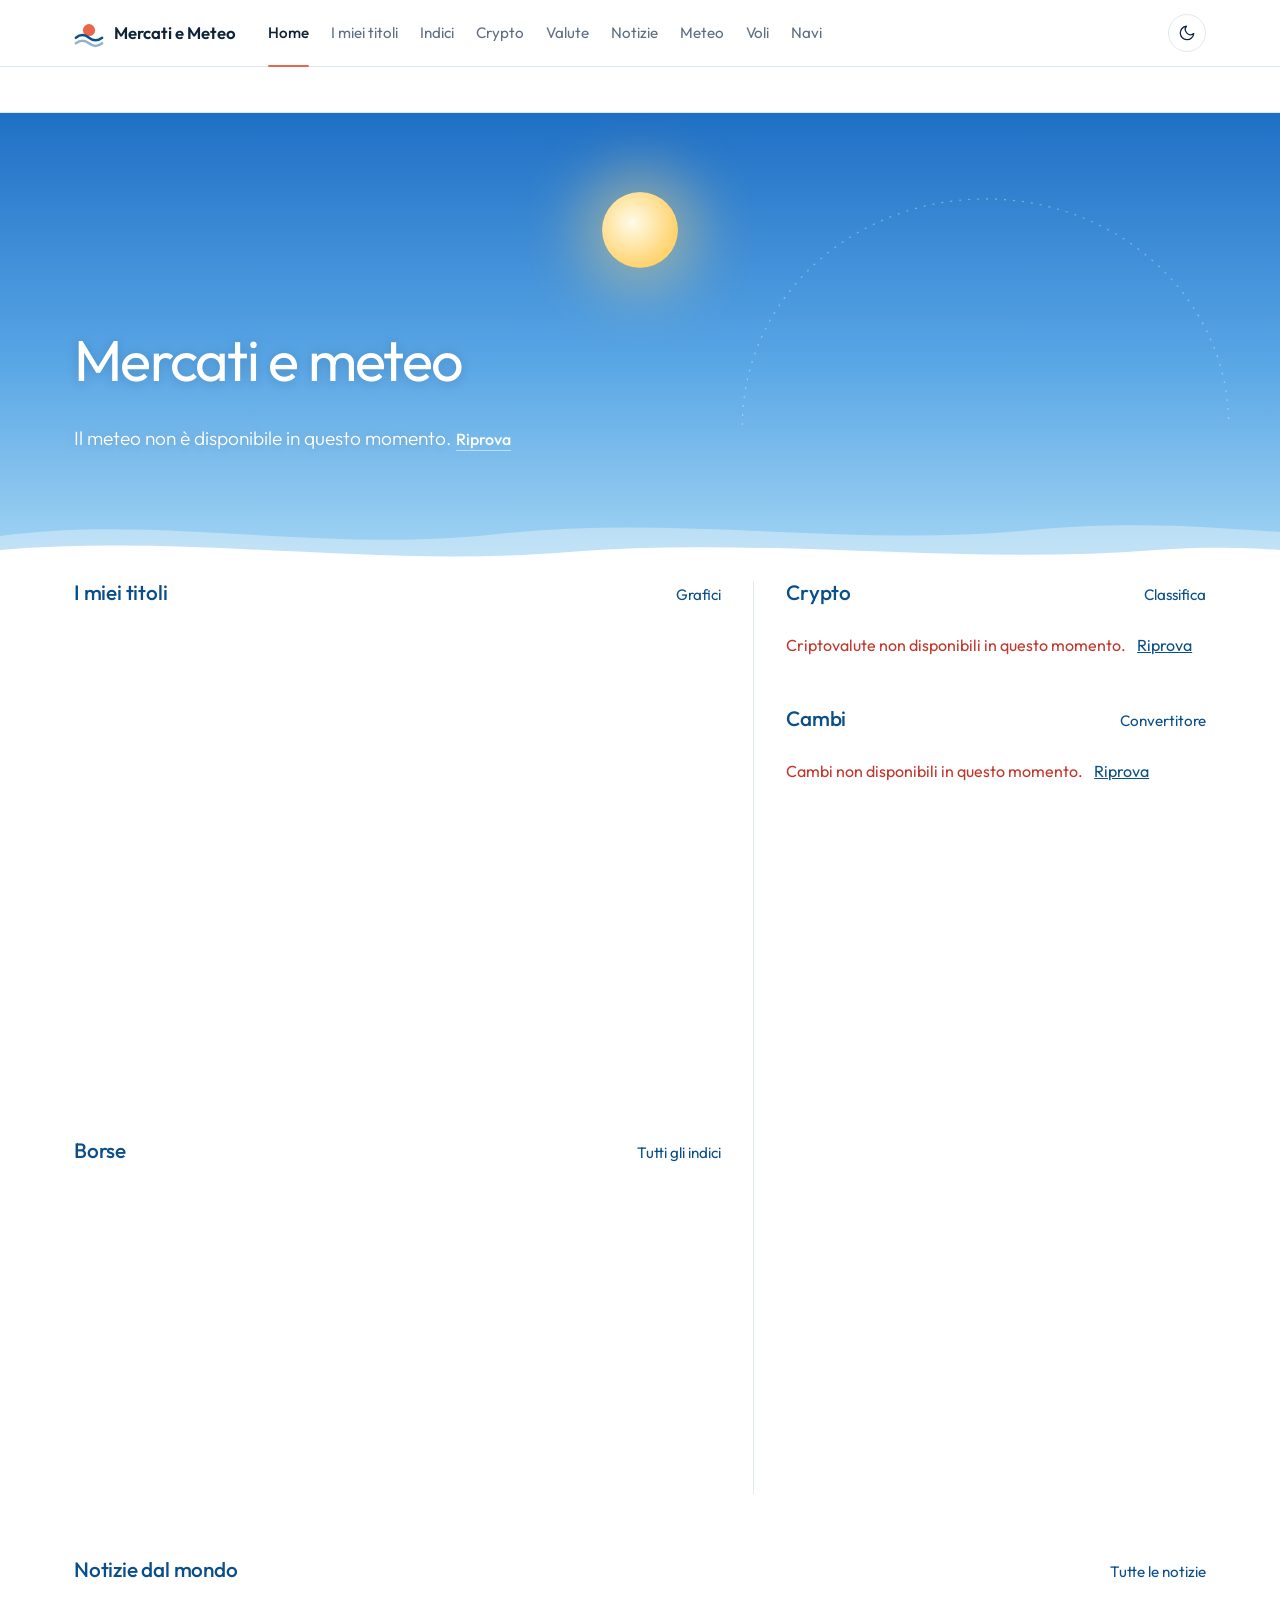
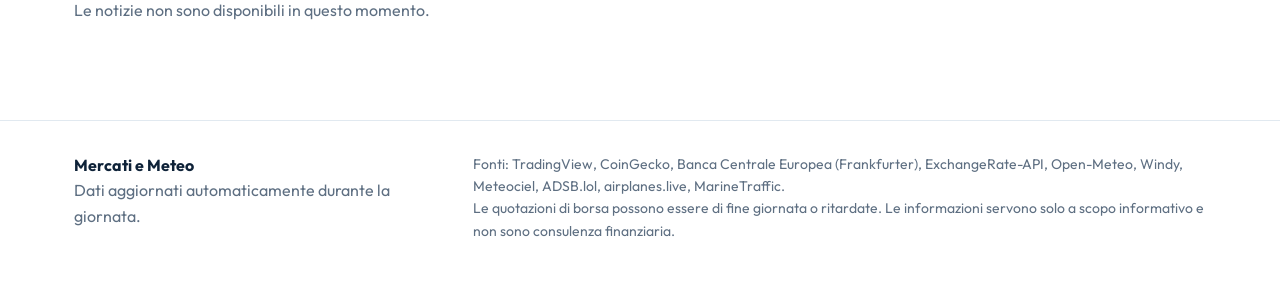
<file: index.html>
<!DOCTYPE html>
<html lang="it">
<head>
  <meta charset="UTF-8">
  <meta name="viewport" content="width=device-width, initial-scale=1.0">
  <meta name="description" content="Panoramica di mercati, titoli seguiti e meteo.">
  <meta name="theme-color" content="#0B4F8A">
  <title>Mercati e Meteo</title>
  <link rel="preconnect" href="https://fonts.googleapis.com">
  <link rel="preconnect" href="https://fonts.gstatic.com" crossorigin>
  <link href="https://fonts.googleapis.com/css2?family=Outfit:wght@200;300;400;500;600&display=swap" rel="stylesheet">
  <link rel="stylesheet" href="style.css?v=e38534a2">
</head>
<body>
  <header class="topbar">
    <div class="contenitore topbar-interno">
      <a href="index.html" class="logo" aria-label="Mercati e Meteo, pagina iniziale">
        <svg viewBox="0 0 32 32" width="30" height="30" aria-hidden="true">
          <circle cx="16" cy="13" r="6.5" fill="#E8674A"/>
          <path d="M2 21c4.5-3.6 9.5-3.6 14 0s9.5 3.6 14 0" fill="none" stroke="#0B4F8A" stroke-width="2.6" stroke-linecap="round"/>
          <path d="M2 27c4.5-3.6 9.5-3.6 14 0s9.5 3.6 14 0" fill="none" stroke="#0B4F8A" stroke-width="2.6" stroke-linecap="round" opacity=".45"/>
        </svg>
        <span>Mercati e Meteo</span>
      </a>
      <nav class="menu" aria-label="Pagine">
        <a href="index.html">Home</a>
        <a href="titoli.html">I miei titoli</a>
        <a href="indici.html">Indici</a>
        <a href="crypto.html">Crypto</a>
        <a href="valute.html">Valute</a>
        <a href="notizie.html">Notizie</a>
        <a href="meteo.html">Meteo</a>
        <a href="voli.html">Voli</a>
        <a href="navi.html">Navi</a>
      </nav>
      <div class="topbar-destra">
        <span id="orologio" class="orologio"></span>
        <button id="tema" class="btn-icona" aria-label="Cambia tema chiaro o scuro" title="Tema chiaro o scuro"></button>
      </div>
    </div>
  </header>

  <div class="ticker" id="tv-ticker" aria-label="Quotazioni in tempo reale"></div>
  <section id="cielo" class="cielo" data-fase="giorno" data-tempo="sereno">
    <div class="cielo-arco" aria-hidden="true">
      <svg viewBox="0 0 100 100" preserveAspectRatio="none"><path d="M58 80 A19 58 0 0 1 96 80" vector-effect="non-scaling-stroke"/></svg>
      <span class="astro"></span>
    </div>
    <div class="contenitore cielo-contenuto">
      
      <div id="cielo-testo" class="cielo-testo"><p class="cielo-sotto">Sto guardando il cielo…</p></div>
    </div>
    <svg class="onda" viewBox="0 0 1440 90" preserveAspectRatio="none" aria-hidden="true">
      <path class="onda-lontana" d="M0,52 C180,30 360,70 560,50 C760,30 960,64 1160,46 C1280,36 1370,44 1440,48 L1440,90 L0,90 Z"/>
      <path class="onda-vicina" d="M0,66 C220,50 420,84 640,68 C860,52 1080,82 1300,66 C1360,62 1410,64 1440,66 L1440,90 L0,90 Z"/>
    </svg>
  </section>

  <main class="contenitore">
    <section id="avvisi" class="avvisi" hidden aria-live="polite">
      <div class="blocco-testa"><h2>Avvisi di oggi</h2><span class="muted piccolo">Ti arrivano anche per email da GitHub</span></div>
      <ul id="avvisi-lista" class="avvisi-lista"></ul>
    </section>
    <div class="home-griglia">
      <div class="blocco colonna-sx">
        <section>
          <div class="blocco-testa"><h2>I miei titoli</h2><a class="link" href="titoli.html">Grafici</a></div>
          <ol id="titoli-lista" class="lista"><li class="scheletro h-lista"></li></ol>
        </section>
        <section>
          <div class="blocco-testa"><h2>Borse</h2><a class="link" href="indici.html">Tutti gli indici</a></div>
          <ol id="borse-lista" class="lista"><li class="scheletro h-lista"></li></ol>
          <p id="titoli-agg" class="nota muted piccolo"></p>
        </section>
      </div>
      <section class="blocco">
        <div class="blocco-testa"><h2>Crypto</h2><a class="link" href="crypto.html">Classifica</a></div>
        <ol id="crypto-lista" class="lista"><li class="scheletro h-lista"></li></ol>
        <div class="blocco-testa"><h2>Cambi</h2><a class="link" href="valute.html">Convertitore</a></div>
        <ol id="cambi-lista" class="lista"><li class="scheletro h-lista"></li></ol>
      </section>
    </div>
    <section class="sezione">
      <div class="blocco-testa"><h2>Notizie dal mondo</h2><a class="link" href="notizie.html">Tutte le notizie</a></div>
      <ol id="notizie-home" class="notizie notizie-due"><li class="scheletro h-lista"></li></ol>
    </section>
  </main>

  <footer class="piede">
    <div class="contenitore piede-interno">
      <p><strong>Mercati e Meteo</strong><br><span class="muted">Dati aggiornati automaticamente durante la giornata.</span></p>
      <p class="muted piccolo">Fonti: TradingView, CoinGecko, Banca Centrale Europea (Frankfurter), ExchangeRate-API, Open-Meteo, Windy, Meteociel, ADSB.lol, airplanes.live, MarineTraffic.<br>
      Le quotazioni di borsa possono essere di fine giornata o ritardate. Le informazioni servono solo a scopo informativo e non sono consulenza finanziaria.</p>
    </div>
  </footer>

  <script src="app.js?v=7b9a61b3"></script>
</body>
</html>
</file>
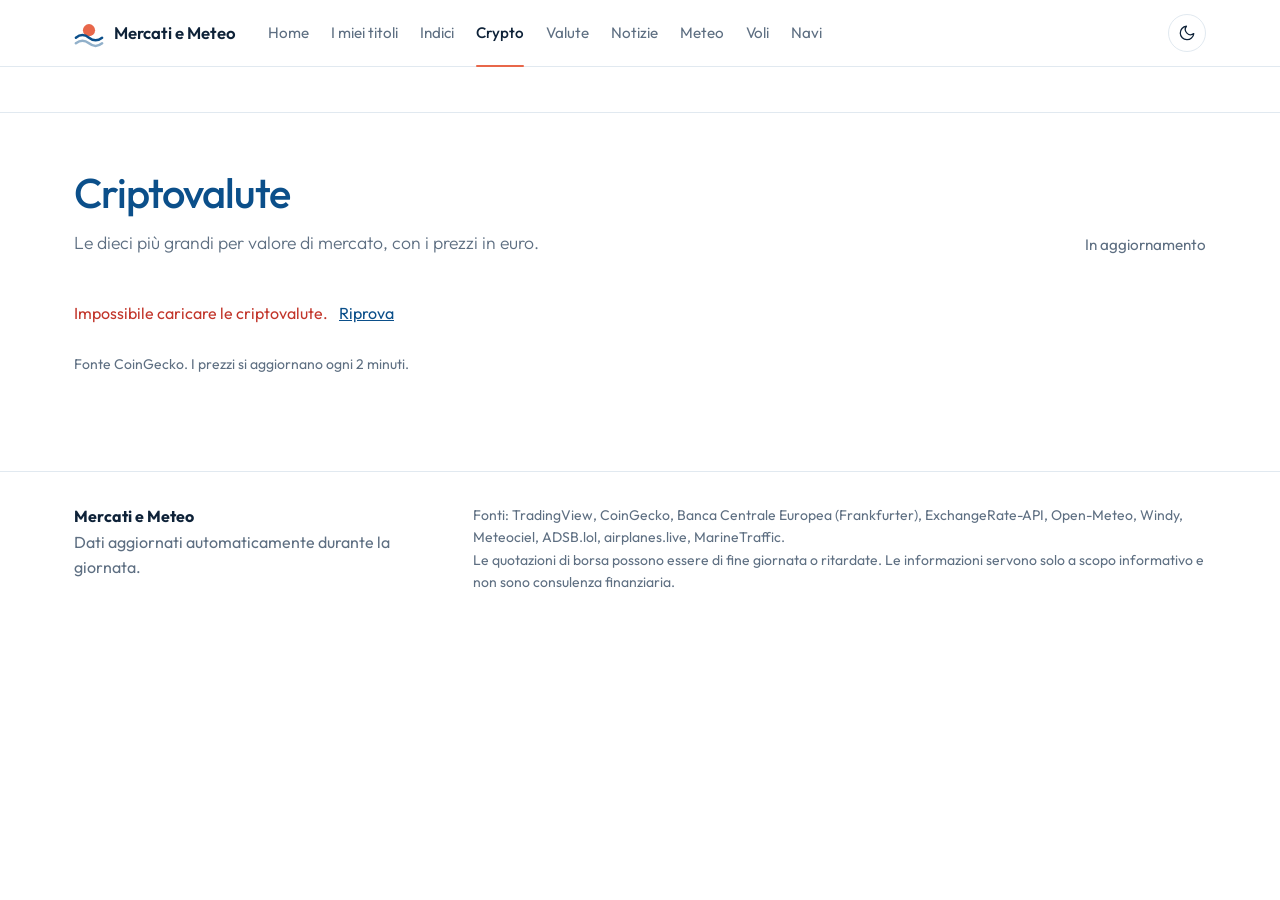
<file: crypto.html>
<!DOCTYPE html>
<html lang="it">
<head>
  <meta charset="UTF-8">
  <meta name="viewport" content="width=device-width, initial-scale=1.0">
  <meta name="description" content="Prezzi delle principali criptovalute in euro.">
  <meta name="theme-color" content="#0B4F8A">
  <title>Criptovalute – Mercati e Meteo</title>
  <link rel="preconnect" href="https://fonts.googleapis.com">
  <link rel="preconnect" href="https://fonts.gstatic.com" crossorigin>
  <link href="https://fonts.googleapis.com/css2?family=Outfit:wght@200;300;400;500;600&display=swap" rel="stylesheet">
  <link rel="stylesheet" href="style.css?v=e38534a2">
</head>
<body>
  <header class="topbar">
    <div class="contenitore topbar-interno">
      <a href="index.html" class="logo" aria-label="Mercati e Meteo, pagina iniziale">
        <svg viewBox="0 0 32 32" width="30" height="30" aria-hidden="true">
          <circle cx="16" cy="13" r="6.5" fill="#E8674A"/>
          <path d="M2 21c4.5-3.6 9.5-3.6 14 0s9.5 3.6 14 0" fill="none" stroke="#0B4F8A" stroke-width="2.6" stroke-linecap="round"/>
          <path d="M2 27c4.5-3.6 9.5-3.6 14 0s9.5 3.6 14 0" fill="none" stroke="#0B4F8A" stroke-width="2.6" stroke-linecap="round" opacity=".45"/>
        </svg>
        <span>Mercati e Meteo</span>
      </a>
      <nav class="menu" aria-label="Pagine">
        <a href="index.html">Home</a>
        <a href="titoli.html">I miei titoli</a>
        <a href="indici.html">Indici</a>
        <a href="crypto.html">Crypto</a>
        <a href="valute.html">Valute</a>
        <a href="notizie.html">Notizie</a>
        <a href="meteo.html">Meteo</a>
        <a href="voli.html">Voli</a>
        <a href="navi.html">Navi</a>
      </nav>
      <div class="topbar-destra">
        <span id="orologio" class="orologio"></span>
        <button id="tema" class="btn-icona" aria-label="Cambia tema chiaro o scuro" title="Tema chiaro o scuro"></button>
      </div>
    </div>
  </header>

  <div class="ticker" id="tv-ticker" aria-label="Quotazioni in tempo reale"></div>

  <main class="contenitore">
    <header class="pagina-testa">
      <div>
        <h1>Criptovalute</h1>
        <p>Le dieci più grandi per valore di mercato, con i prezzi in euro.</p>
      </div>
      <span id="agg-crypto" class="aggiornato">In aggiornamento</span>
    </header>
    <section id="crypto" class="blocco">
      <div class="tabella-scroll">
        <table class="tabella">
          <thead>
            <tr>
              <th class="col-num" scope="col">#</th>
              <th scope="col">Nome</th>
              <th class="destra" scope="col">Prezzo</th>
              <th class="destra" scope="col">24 ore</th>
              <th class="destra nascondi-mobile" scope="col">7 giorni</th>
              <th class="destra nascondi-mobile" scope="col">Valore di mercato</th>
              <th class="destra nascondi-mobile" scope="col">Settimana</th>
            </tr>
          </thead>
          <tbody id="crypto-corpo">
            <tr><td colspan="7"><div class="scheletro h-righe"></div></td></tr>
          </tbody>
        </table>
      </div>
      <p class="nota muted piccolo">Fonte CoinGecko. I prezzi si aggiornano ogni 2 minuti.</p>
    </section>
  </main>

  <footer class="piede">
    <div class="contenitore piede-interno">
      <p><strong>Mercati e Meteo</strong><br><span class="muted">Dati aggiornati automaticamente durante la giornata.</span></p>
      <p class="muted piccolo">Fonti: TradingView, CoinGecko, Banca Centrale Europea (Frankfurter), ExchangeRate-API, Open-Meteo, Windy, Meteociel, ADSB.lol, airplanes.live, MarineTraffic.<br>
      Le quotazioni di borsa possono essere di fine giornata o ritardate. Le informazioni servono solo a scopo informativo e non sono consulenza finanziaria.</p>
    </div>
  </footer>

  <script src="app.js?v=7b9a61b3"></script>
</body>
</html>
</file>
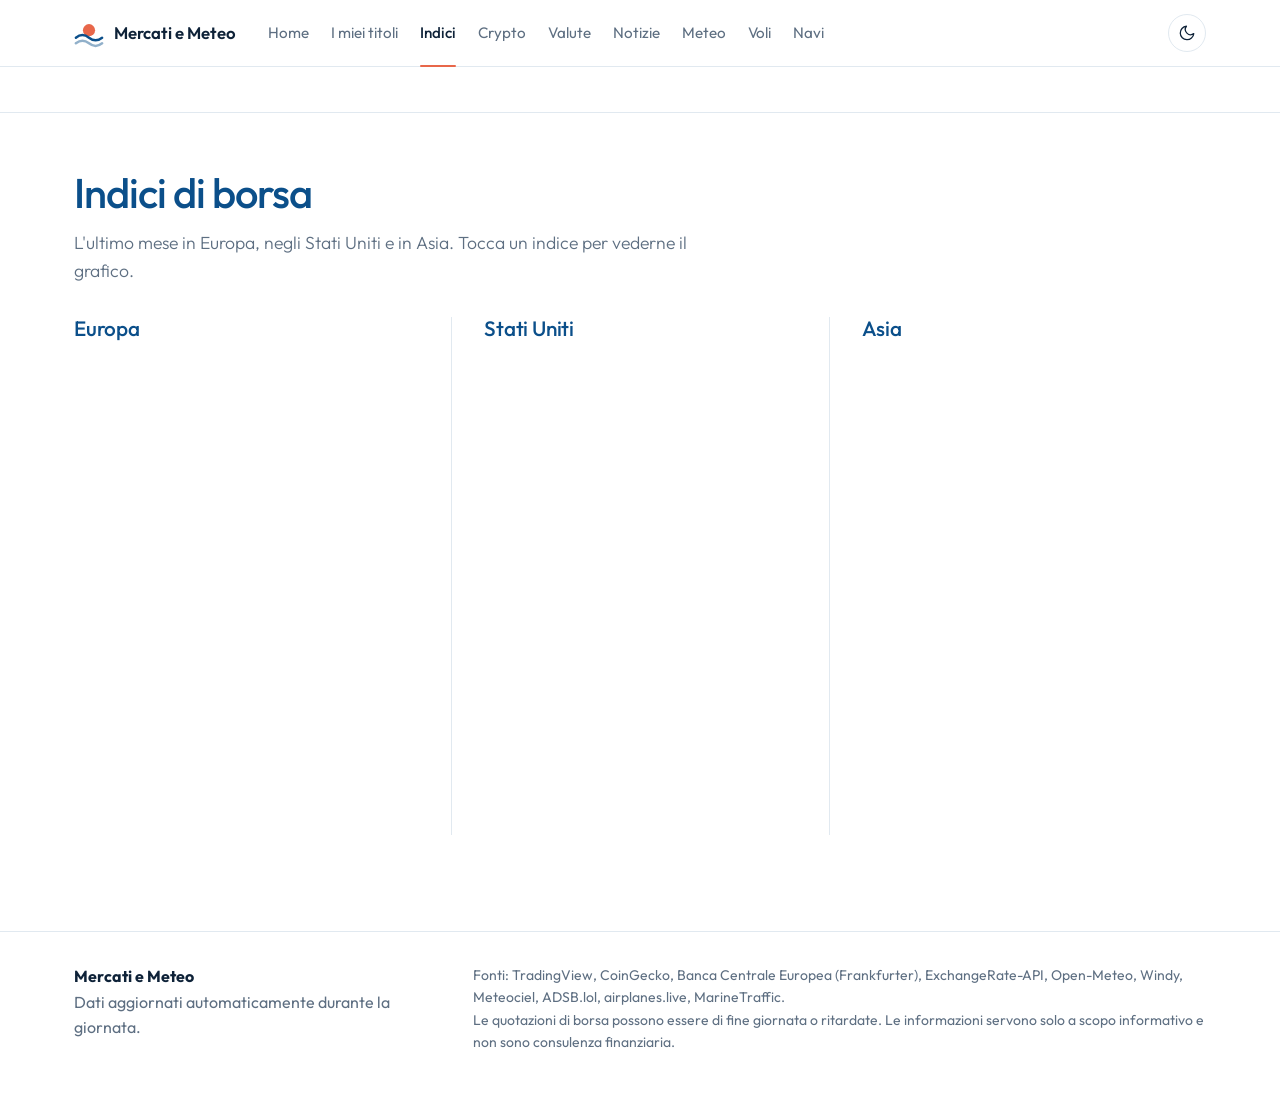
<file: indici.html>
<!DOCTYPE html>
<html lang="it">
<head>
  <meta charset="UTF-8">
  <meta name="viewport" content="width=device-width, initial-scale=1.0">
  <meta name="description" content="Indici di borsa di Europa, Stati Uniti e Asia.">
  <meta name="theme-color" content="#0B4F8A">
  <title>Indici di borsa – Mercati e Meteo</title>
  <link rel="preconnect" href="https://fonts.googleapis.com">
  <link rel="preconnect" href="https://fonts.gstatic.com" crossorigin>
  <link href="https://fonts.googleapis.com/css2?family=Outfit:wght@200;300;400;500;600&display=swap" rel="stylesheet">
  <link rel="stylesheet" href="style.css?v=e38534a2">
</head>
<body>
  <header class="topbar">
    <div class="contenitore topbar-interno">
      <a href="index.html" class="logo" aria-label="Mercati e Meteo, pagina iniziale">
        <svg viewBox="0 0 32 32" width="30" height="30" aria-hidden="true">
          <circle cx="16" cy="13" r="6.5" fill="#E8674A"/>
          <path d="M2 21c4.5-3.6 9.5-3.6 14 0s9.5 3.6 14 0" fill="none" stroke="#0B4F8A" stroke-width="2.6" stroke-linecap="round"/>
          <path d="M2 27c4.5-3.6 9.5-3.6 14 0s9.5 3.6 14 0" fill="none" stroke="#0B4F8A" stroke-width="2.6" stroke-linecap="round" opacity=".45"/>
        </svg>
        <span>Mercati e Meteo</span>
      </a>
      <nav class="menu" aria-label="Pagine">
        <a href="index.html">Home</a>
        <a href="titoli.html">I miei titoli</a>
        <a href="indici.html">Indici</a>
        <a href="crypto.html">Crypto</a>
        <a href="valute.html">Valute</a>
        <a href="notizie.html">Notizie</a>
        <a href="meteo.html">Meteo</a>
        <a href="voli.html">Voli</a>
        <a href="navi.html">Navi</a>
      </nav>
      <div class="topbar-destra">
        <span id="orologio" class="orologio"></span>
        <button id="tema" class="btn-icona" aria-label="Cambia tema chiaro o scuro" title="Tema chiaro o scuro"></button>
      </div>
    </div>
  </header>

  <div class="ticker" id="tv-ticker" aria-label="Quotazioni in tempo reale"></div>

  <main class="contenitore">
    <header class="pagina-testa">
      <div>
        <h1>Indici di borsa</h1>
        <p>L'ultimo mese in Europa, negli Stati Uniti e in Asia. Tocca un indice per vederne il grafico.</p>
      </div>
      
    </header>
    <div class="tre-colonne">
      <section class="blocco"><div class="blocco-testa"><h2>Europa</h2></div><div class="tv-box tv-indici" id="tv-indici-europa"></div></section>
      <section class="blocco"><div class="blocco-testa"><h2>Stati Uniti</h2></div><div class="tv-box tv-indici" id="tv-indici-usa"></div></section>
      <section class="blocco"><div class="blocco-testa"><h2>Asia</h2></div><div class="tv-box tv-indici" id="tv-indici-asia"></div></section>
    </div>
  </main>

  <footer class="piede">
    <div class="contenitore piede-interno">
      <p><strong>Mercati e Meteo</strong><br><span class="muted">Dati aggiornati automaticamente durante la giornata.</span></p>
      <p class="muted piccolo">Fonti: TradingView, CoinGecko, Banca Centrale Europea (Frankfurter), ExchangeRate-API, Open-Meteo, Windy, Meteociel, ADSB.lol, airplanes.live, MarineTraffic.<br>
      Le quotazioni di borsa possono essere di fine giornata o ritardate. Le informazioni servono solo a scopo informativo e non sono consulenza finanziaria.</p>
    </div>
  </footer>

  <script src="app.js?v=7b9a61b3"></script>
</body>
</html>
</file>
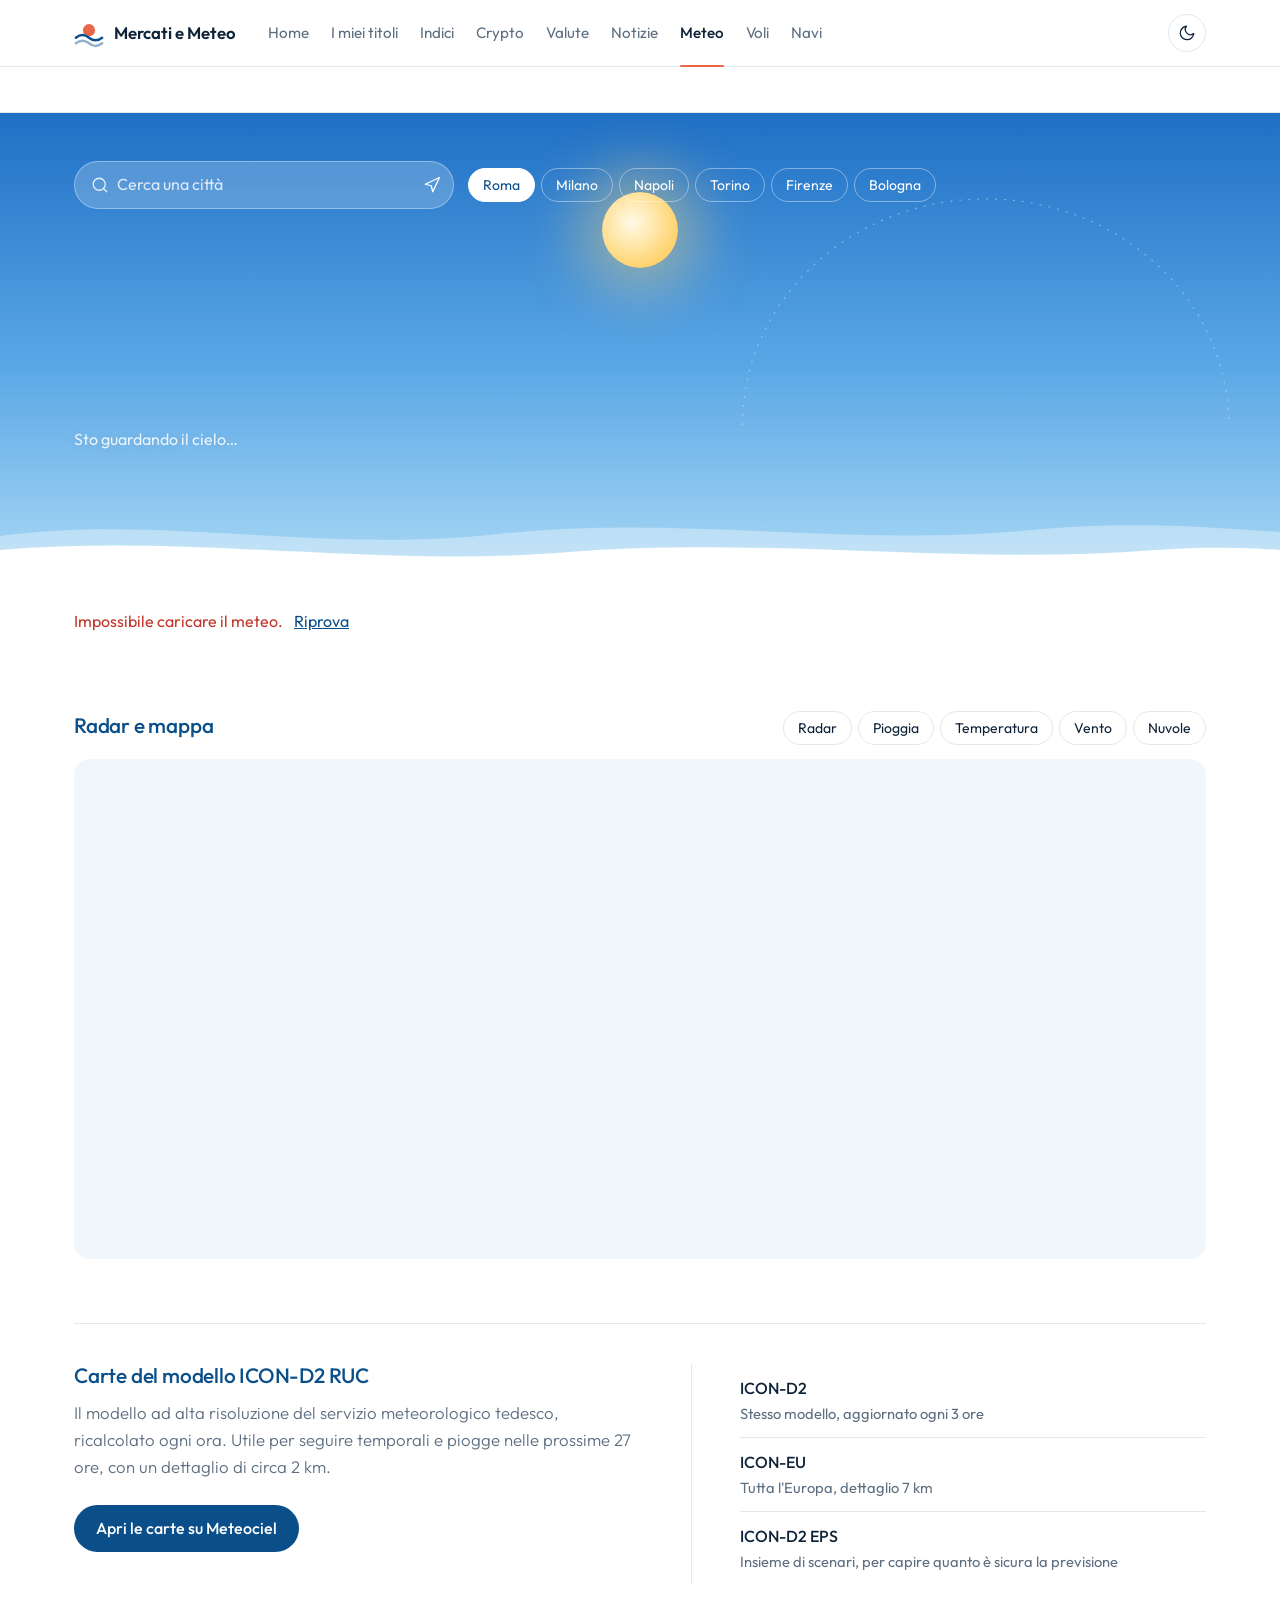
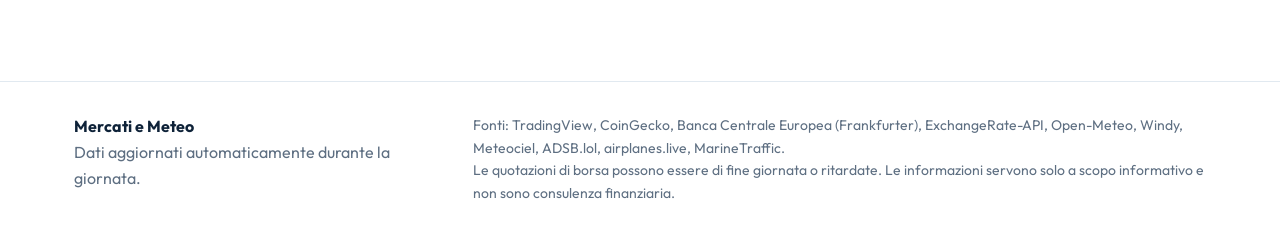
<file: meteo.html>
<!DOCTYPE html>
<html lang="it">
<head>
  <meta charset="UTF-8">
  <meta name="viewport" content="width=device-width, initial-scale=1.0">
  <meta name="description" content="Meteo attuale, previsioni orarie e a 7 giorni, radar e carte dei modelli.">
  <meta name="theme-color" content="#0B4F8A">
  <title>Meteo – Mercati e Meteo</title>
  <link rel="preconnect" href="https://fonts.googleapis.com">
  <link rel="preconnect" href="https://fonts.gstatic.com" crossorigin>
  <link href="https://fonts.googleapis.com/css2?family=Outfit:wght@200;300;400;500;600&display=swap" rel="stylesheet">
  <link rel="stylesheet" href="style.css?v=e38534a2">
</head>
<body>
  <header class="topbar">
    <div class="contenitore topbar-interno">
      <a href="index.html" class="logo" aria-label="Mercati e Meteo, pagina iniziale">
        <svg viewBox="0 0 32 32" width="30" height="30" aria-hidden="true">
          <circle cx="16" cy="13" r="6.5" fill="#E8674A"/>
          <path d="M2 21c4.5-3.6 9.5-3.6 14 0s9.5 3.6 14 0" fill="none" stroke="#0B4F8A" stroke-width="2.6" stroke-linecap="round"/>
          <path d="M2 27c4.5-3.6 9.5-3.6 14 0s9.5 3.6 14 0" fill="none" stroke="#0B4F8A" stroke-width="2.6" stroke-linecap="round" opacity=".45"/>
        </svg>
        <span>Mercati e Meteo</span>
      </a>
      <nav class="menu" aria-label="Pagine">
        <a href="index.html">Home</a>
        <a href="titoli.html">I miei titoli</a>
        <a href="indici.html">Indici</a>
        <a href="crypto.html">Crypto</a>
        <a href="valute.html">Valute</a>
        <a href="notizie.html">Notizie</a>
        <a href="meteo.html">Meteo</a>
        <a href="voli.html">Voli</a>
        <a href="navi.html">Navi</a>
      </nav>
      <div class="topbar-destra">
        <span id="orologio" class="orologio"></span>
        <button id="tema" class="btn-icona" aria-label="Cambia tema chiaro o scuro" title="Tema chiaro o scuro"></button>
      </div>
    </div>
  </header>

  <div class="ticker" id="tv-ticker" aria-label="Quotazioni in tempo reale"></div>
  <section id="cielo" class="cielo" data-fase="giorno" data-tempo="sereno">
    <div class="cielo-arco" aria-hidden="true">
      <svg viewBox="0 0 100 100" preserveAspectRatio="none"><path d="M58 80 A19 58 0 0 1 96 80" vector-effect="non-scaling-stroke"/></svg>
      <span class="astro"></span>
    </div>
    <div class="contenitore cielo-contenuto">
      <div class="cielo-strumenti">
        <div class="ricerca-wrap">
          <form id="form-meteo" class="ricerca" role="search" autocomplete="off">
            <span class="ricerca-icona" data-icona="cerca"></span>
            <input id="citta" type="text" placeholder="Cerca una città" aria-label="Cerca una città">
            <button type="button" id="posizione" class="btn-icona" title="Usa la mia posizione" aria-label="Usa la mia posizione" data-icona="posizione"></button>
          </form>
          <div id="suggerimenti" class="suggerimenti" hidden></div>
        </div>
        <div id="chip-citta" class="chips chips-cielo" role="group" aria-label="Città rapide"></div>
      </div>
      <div id="cielo-testo" class="cielo-testo"><p class="cielo-sotto">Sto guardando il cielo…</p></div>
    </div>
    <svg class="onda" viewBox="0 0 1440 90" preserveAspectRatio="none" aria-hidden="true">
      <path class="onda-lontana" d="M0,52 C180,30 360,70 560,50 C760,30 960,64 1160,46 C1280,36 1370,44 1440,48 L1440,90 L0,90 Z"/>
      <path class="onda-vicina" d="M0,66 C220,50 420,84 640,68 C860,52 1080,82 1300,66 C1360,62 1410,64 1440,66 L1440,90 L0,90 Z"/>
    </svg>
  </section>

  <main class="contenitore">
    <div id="meteo-corpo" class="meteo-corpo"><div class="scheletro h-meteo"></div></div>

    <section class="sezione">
      <div class="blocco-testa">
        <h2>Radar e mappa</h2>
        <div id="chip-mappa" class="chips" role="group" aria-label="Cosa mostrare sulla mappa">
          <button type="button" class="chip chip-mappa" data-livello="radar">Radar</button>
          <button type="button" class="chip chip-mappa" data-livello="rain">Pioggia</button>
          <button type="button" class="chip chip-mappa" data-livello="temp">Temperatura</button>
          <button type="button" class="chip chip-mappa" data-livello="wind">Vento</button>
          <button type="button" class="chip chip-mappa" data-livello="clouds">Nuvole</button>
        </div>
      </div>
      <iframe id="mappa-meteo" class="mappa" title="Mappa meteo di Windy" loading="lazy"></iframe>
    </section>

    <section class="sezione modelli">
      <div class="modello-principale">
        <h2>Carte del modello ICON-D2 RUC</h2>
        <p>Il modello ad alta risoluzione del servizio meteorologico tedesco, ricalcolato ogni ora. Utile per seguire temporali e piogge nelle prossime 27 ore, con un dettaglio di circa 2 km.</p>
        <a class="pulsante" href="https://www.meteociel.fr/modeles/icon-d2-ruc.php" target="_blank" rel="noopener">Apri le carte su Meteociel</a>
      </div>
      <ul class="modelli-altri">
        <li><a href="https://www.meteociel.fr/modeles/icon-d2.php" target="_blank" rel="noopener"><strong>ICON-D2</strong><span>Stesso modello, aggiornato ogni 3 ore</span></a></li>
        <li><a href="https://www.meteociel.fr/modeles/icon-eu.php" target="_blank" rel="noopener"><strong>ICON-EU</strong><span>Tutta l'Europa, dettaglio 7 km</span></a></li>
        <li><a href="https://www.meteociel.fr/modeles/icon-d2-eps.php" target="_blank" rel="noopener"><strong>ICON-D2 EPS</strong><span>Insieme di scenari, per capire quanto è sicura la previsione</span></a></li>
      </ul>
    </section>
  </main>

  <footer class="piede">
    <div class="contenitore piede-interno">
      <p><strong>Mercati e Meteo</strong><br><span class="muted">Dati aggiornati automaticamente durante la giornata.</span></p>
      <p class="muted piccolo">Fonti: TradingView, CoinGecko, Banca Centrale Europea (Frankfurter), ExchangeRate-API, Open-Meteo, Windy, Meteociel, ADSB.lol, airplanes.live, MarineTraffic.<br>
      Le quotazioni di borsa possono essere di fine giornata o ritardate. Le informazioni servono solo a scopo informativo e non sono consulenza finanziaria.</p>
    </div>
  </footer>

  <script src="app.js?v=7b9a61b3"></script>
</body>
</html>
</file>
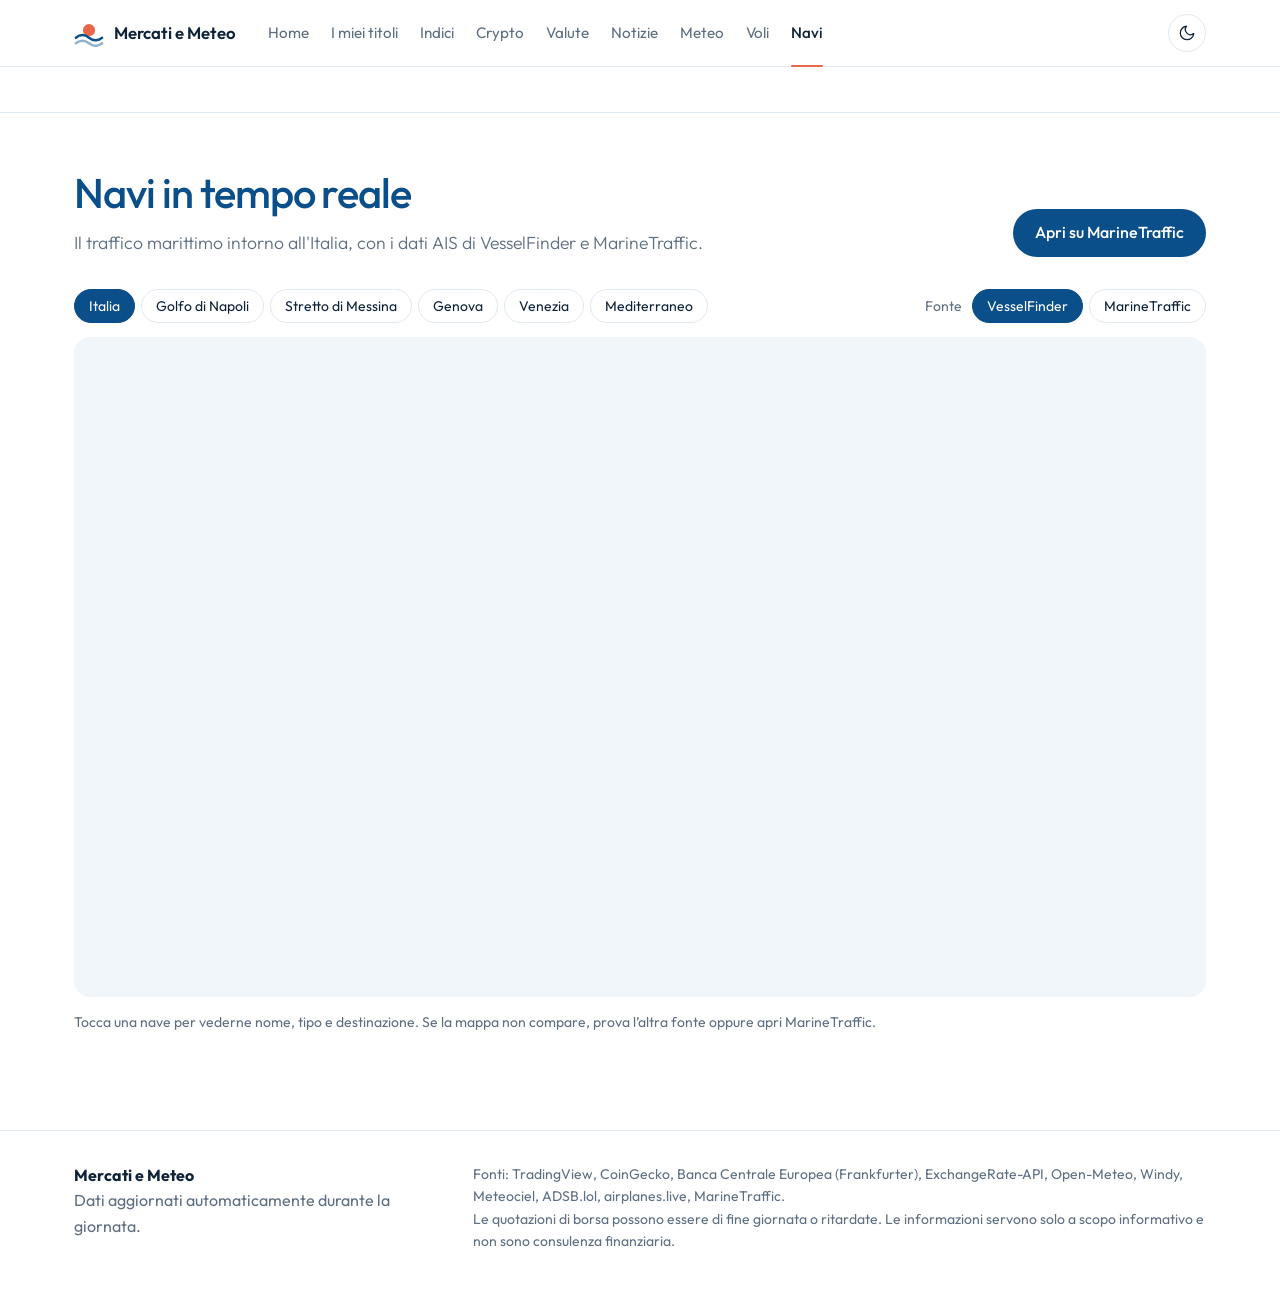
<file: navi.html>
<!DOCTYPE html>
<html lang="it">
<head>
  <meta charset="UTF-8">
  <meta name="viewport" content="width=device-width, initial-scale=1.0">
  <meta name="description" content="Mappa del traffico marittimo in tempo reale.">
  <meta name="theme-color" content="#0B4F8A">
  <title>Navi – Mercati e Meteo</title>
  <link rel="preconnect" href="https://fonts.googleapis.com">
  <link rel="preconnect" href="https://fonts.gstatic.com" crossorigin>
  <link href="https://fonts.googleapis.com/css2?family=Outfit:wght@200;300;400;500;600&display=swap" rel="stylesheet">
  <link rel="stylesheet" href="style.css?v=e38534a2">
</head>
<body>
  <header class="topbar">
    <div class="contenitore topbar-interno">
      <a href="index.html" class="logo" aria-label="Mercati e Meteo, pagina iniziale">
        <svg viewBox="0 0 32 32" width="30" height="30" aria-hidden="true">
          <circle cx="16" cy="13" r="6.5" fill="#E8674A"/>
          <path d="M2 21c4.5-3.6 9.5-3.6 14 0s9.5 3.6 14 0" fill="none" stroke="#0B4F8A" stroke-width="2.6" stroke-linecap="round"/>
          <path d="M2 27c4.5-3.6 9.5-3.6 14 0s9.5 3.6 14 0" fill="none" stroke="#0B4F8A" stroke-width="2.6" stroke-linecap="round" opacity=".45"/>
        </svg>
        <span>Mercati e Meteo</span>
      </a>
      <nav class="menu" aria-label="Pagine">
        <a href="index.html">Home</a>
        <a href="titoli.html">I miei titoli</a>
        <a href="indici.html">Indici</a>
        <a href="crypto.html">Crypto</a>
        <a href="valute.html">Valute</a>
        <a href="notizie.html">Notizie</a>
        <a href="meteo.html">Meteo</a>
        <a href="voli.html">Voli</a>
        <a href="navi.html">Navi</a>
      </nav>
      <div class="topbar-destra">
        <span id="orologio" class="orologio"></span>
        <button id="tema" class="btn-icona" aria-label="Cambia tema chiaro o scuro" title="Tema chiaro o scuro"></button>
      </div>
    </div>
  </header>

  <div class="ticker" id="tv-ticker" aria-label="Quotazioni in tempo reale"></div>

  <main class="contenitore">
    <header class="pagina-testa">
      <div>
        <h1>Navi in tempo reale</h1>
        <p>Il traffico marittimo intorno all'Italia, con i dati AIS di VesselFinder e MarineTraffic.</p>
      </div>
      <a id="apri-esterno" class="pulsante" href="#" target="_blank" rel="noopener">Apri su MarineTraffic</a>
    </header>
    <section class="blocco">
      <div class="blocco-testa">
        <div id="chip-luoghi" class="chips">
            <button type="button" class="chip chip-luogo" data-lat="41.0" data-lon="12.5" data-zoom="5">Italia</button>
            <button type="button" class="chip chip-luogo" data-lat="40.7" data-lon="14.2" data-zoom="10">Golfo di Napoli</button>
            <button type="button" class="chip chip-luogo" data-lat="38.2" data-lon="15.6" data-zoom="11">Stretto di Messina</button>
            <button type="button" class="chip chip-luogo" data-lat="44.35" data-lon="8.9" data-zoom="10">Genova</button>
            <button type="button" class="chip chip-luogo" data-lat="45.35" data-lon="12.4" data-zoom="10">Venezia</button>
            <button type="button" class="chip chip-luogo" data-lat="38.0" data-lon="15.0" data-zoom="4">Mediterraneo</button>
        </div>
        <div id="chip-fonti" class="chips chips-destra"><span class="muted piccolo etichetta-chips">Fonte</span><button type="button" class="chip chip-fonte" data-fonte="vesselfinder">VesselFinder</button><button type="button" class="chip chip-fonte" data-fonte="marinetraffic">MarineTraffic</button></div>
      </div>
      <iframe id="mappa-esterna" data-tipo="navi" class="mappa mappa-alta" title="Navi in tempo reale" allowfullscreen></iframe>
      <p class="muted piccolo nota">Tocca una nave per vederne nome, tipo e destinazione. Se la mappa non compare, prova l’altra fonte oppure apri MarineTraffic.</p>
    </section>
  </main>

  <footer class="piede">
    <div class="contenitore piede-interno">
      <p><strong>Mercati e Meteo</strong><br><span class="muted">Dati aggiornati automaticamente durante la giornata.</span></p>
      <p class="muted piccolo">Fonti: TradingView, CoinGecko, Banca Centrale Europea (Frankfurter), ExchangeRate-API, Open-Meteo, Windy, Meteociel, ADSB.lol, airplanes.live, MarineTraffic.<br>
      Le quotazioni di borsa possono essere di fine giornata o ritardate. Le informazioni servono solo a scopo informativo e non sono consulenza finanziaria.</p>
    </div>
  </footer>

  <script src="app.js?v=7b9a61b3"></script>
</body>
</html>
</file>
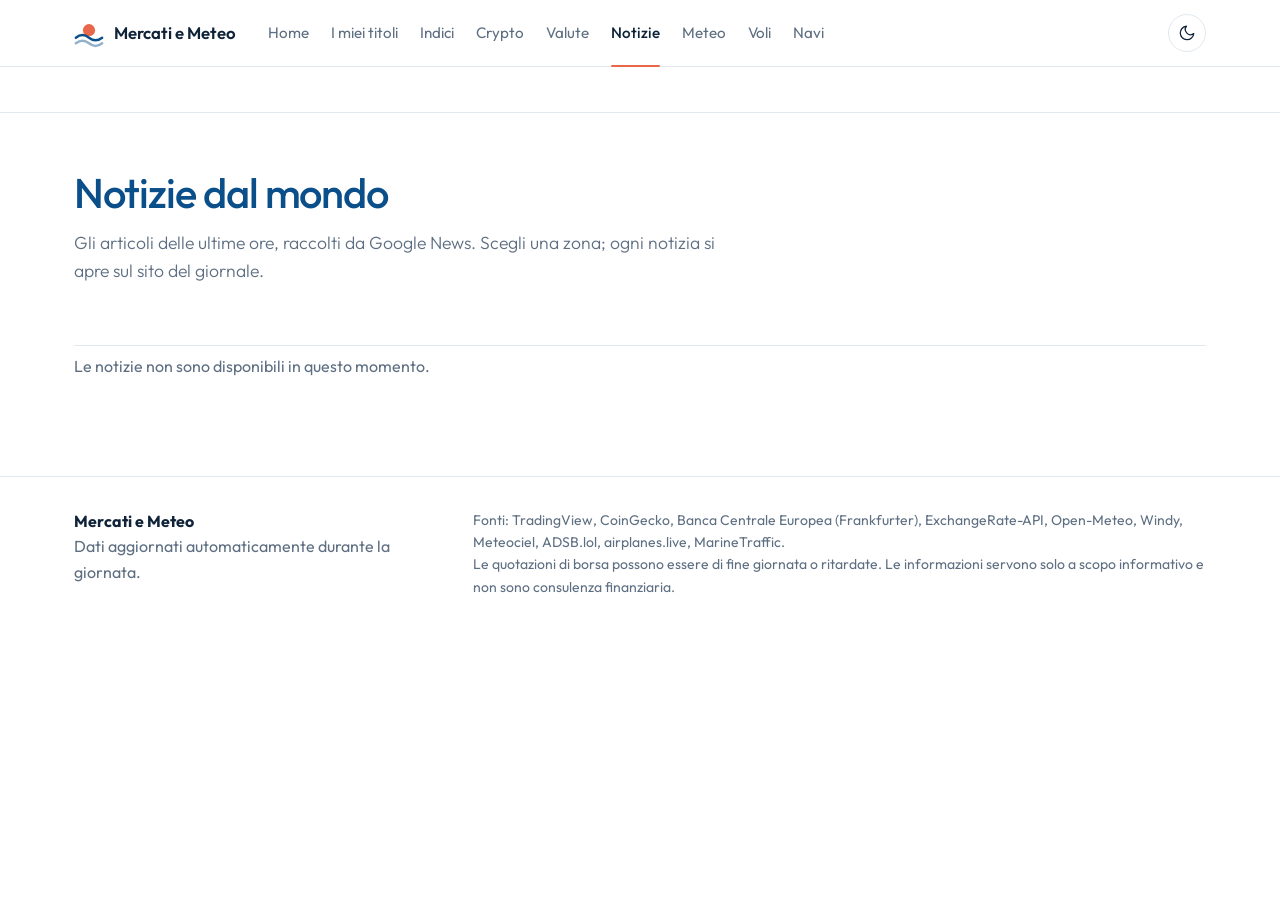
<file: notizie.html>
<!DOCTYPE html>
<html lang="it">
<head>
  <meta charset="UTF-8">
  <meta name="viewport" content="width=device-width, initial-scale=1.0">
  <meta name="description" content="Le ultime notizie dal mondo, divise per zona.">
  <meta name="theme-color" content="#0B4F8A">
  <title>Notizie – Mercati e Meteo</title>
  <link rel="preconnect" href="https://fonts.googleapis.com">
  <link rel="preconnect" href="https://fonts.gstatic.com" crossorigin>
  <link href="https://fonts.googleapis.com/css2?family=Outfit:wght@200;300;400;500;600&display=swap" rel="stylesheet">
  <link rel="stylesheet" href="style.css?v=e38534a2">
</head>
<body>
  <header class="topbar">
    <div class="contenitore topbar-interno">
      <a href="index.html" class="logo" aria-label="Mercati e Meteo, pagina iniziale">
        <svg viewBox="0 0 32 32" width="30" height="30" aria-hidden="true">
          <circle cx="16" cy="13" r="6.5" fill="#E8674A"/>
          <path d="M2 21c4.5-3.6 9.5-3.6 14 0s9.5 3.6 14 0" fill="none" stroke="#0B4F8A" stroke-width="2.6" stroke-linecap="round"/>
          <path d="M2 27c4.5-3.6 9.5-3.6 14 0s9.5 3.6 14 0" fill="none" stroke="#0B4F8A" stroke-width="2.6" stroke-linecap="round" opacity=".45"/>
        </svg>
        <span>Mercati e Meteo</span>
      </a>
      <nav class="menu" aria-label="Pagine">
        <a href="index.html">Home</a>
        <a href="titoli.html">I miei titoli</a>
        <a href="indici.html">Indici</a>
        <a href="crypto.html">Crypto</a>
        <a href="valute.html">Valute</a>
        <a href="notizie.html">Notizie</a>
        <a href="meteo.html">Meteo</a>
        <a href="voli.html">Voli</a>
        <a href="navi.html">Navi</a>
      </nav>
      <div class="topbar-destra">
        <span id="orologio" class="orologio"></span>
        <button id="tema" class="btn-icona" aria-label="Cambia tema chiaro o scuro" title="Tema chiaro o scuro"></button>
      </div>
    </div>
  </header>

  <div class="ticker" id="tv-ticker" aria-label="Quotazioni in tempo reale"></div>

  <main class="contenitore">
    <header class="pagina-testa">
      <div>
        <h1>Notizie dal mondo</h1>
        <p>Gli articoli delle ultime ore, raccolti da Google News. Scegli una zona; ogni notizia si apre sul sito del giornale.</p>
      </div>
      <span id="notizie-agg" class="aggiornato"></span>
    </header>
    <div id="zone-notizie" class="chips zone-notizie" role="group" aria-label="Zona del mondo"></div>
    <section class="sezione-notizie" aria-live="polite">
      <h2 id="notizie-zona-titolo" class="visivamente-nascosto">Notizie</h2>
      <ol id="notizie-elenco" class="notizie notizie-due"><li class="scheletro h-righe"></li></ol>
    </section>
  </main>

  <footer class="piede">
    <div class="contenitore piede-interno">
      <p><strong>Mercati e Meteo</strong><br><span class="muted">Dati aggiornati automaticamente durante la giornata.</span></p>
      <p class="muted piccolo">Fonti: TradingView, CoinGecko, Banca Centrale Europea (Frankfurter), ExchangeRate-API, Open-Meteo, Windy, Meteociel, ADSB.lol, airplanes.live, MarineTraffic.<br>
      Le quotazioni di borsa possono essere di fine giornata o ritardate. Le informazioni servono solo a scopo informativo e non sono consulenza finanziaria.</p>
    </div>
  </footer>

  <script src="app.js?v=7b9a61b3"></script>
</body>
</html>
</file>
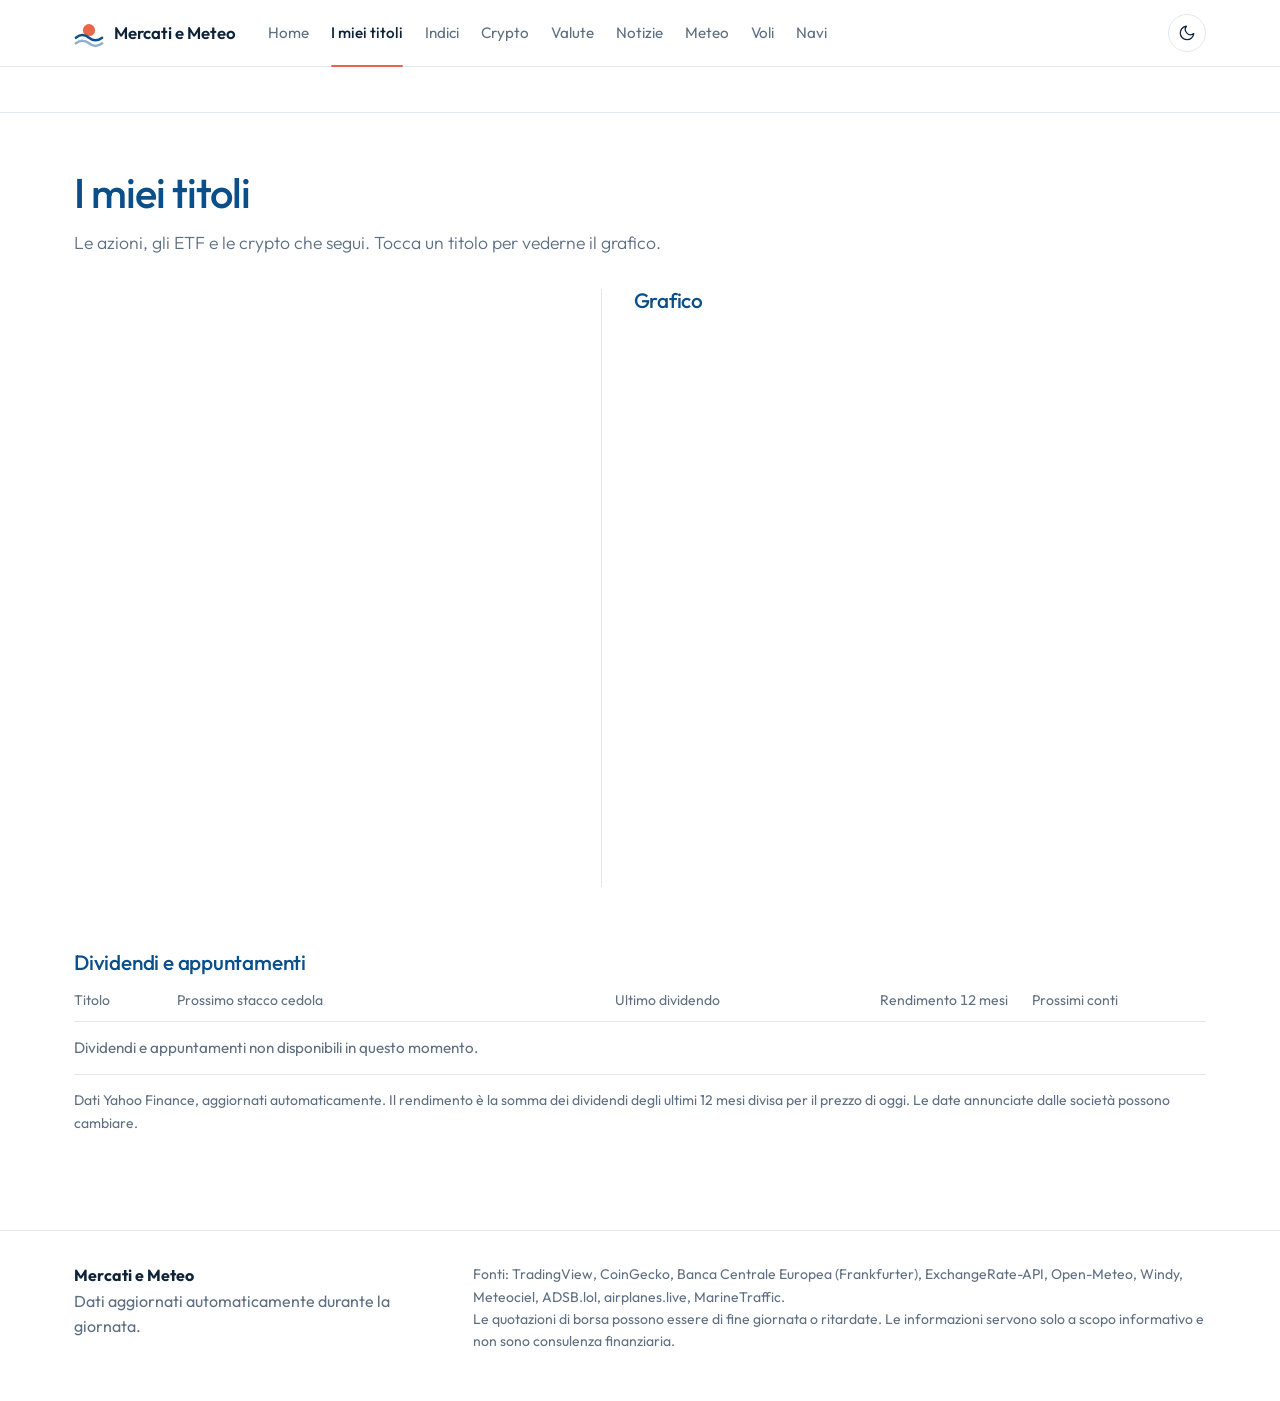
<file: titoli.html>
<!DOCTYPE html>
<html lang="it">
<head>
  <meta charset="UTF-8">
  <meta name="viewport" content="width=device-width, initial-scale=1.0">
  <meta name="description" content="Quotazioni e grafici dei titoli seguiti.">
  <meta name="theme-color" content="#0B4F8A">
  <title>I miei titoli – Mercati e Meteo</title>
  <link rel="preconnect" href="https://fonts.googleapis.com">
  <link rel="preconnect" href="https://fonts.gstatic.com" crossorigin>
  <link href="https://fonts.googleapis.com/css2?family=Outfit:wght@200;300;400;500;600&display=swap" rel="stylesheet">
  <link rel="stylesheet" href="style.css?v=e38534a2">
</head>
<body>
  <header class="topbar">
    <div class="contenitore topbar-interno">
      <a href="index.html" class="logo" aria-label="Mercati e Meteo, pagina iniziale">
        <svg viewBox="0 0 32 32" width="30" height="30" aria-hidden="true">
          <circle cx="16" cy="13" r="6.5" fill="#E8674A"/>
          <path d="M2 21c4.5-3.6 9.5-3.6 14 0s9.5 3.6 14 0" fill="none" stroke="#0B4F8A" stroke-width="2.6" stroke-linecap="round"/>
          <path d="M2 27c4.5-3.6 9.5-3.6 14 0s9.5 3.6 14 0" fill="none" stroke="#0B4F8A" stroke-width="2.6" stroke-linecap="round" opacity=".45"/>
        </svg>
        <span>Mercati e Meteo</span>
      </a>
      <nav class="menu" aria-label="Pagine">
        <a href="index.html">Home</a>
        <a href="titoli.html">I miei titoli</a>
        <a href="indici.html">Indici</a>
        <a href="crypto.html">Crypto</a>
        <a href="valute.html">Valute</a>
        <a href="notizie.html">Notizie</a>
        <a href="meteo.html">Meteo</a>
        <a href="voli.html">Voli</a>
        <a href="navi.html">Navi</a>
      </nav>
      <div class="topbar-destra">
        <span id="orologio" class="orologio"></span>
        <button id="tema" class="btn-icona" aria-label="Cambia tema chiaro o scuro" title="Tema chiaro o scuro"></button>
      </div>
    </div>
  </header>

  <div class="ticker" id="tv-ticker" aria-label="Quotazioni in tempo reale"></div>

  <main class="contenitore">
    <header class="pagina-testa">
      <div>
        <h1>I miei titoli</h1>
        <p>Le azioni, gli ETF e le crypto che segui. Tocca un titolo per vederne il grafico.</p>
      </div>
      
    </header>
    <div class="due-colonne">
      <section class="blocco">
        <div id="titoli-tabella" class="tabella-scroll">
          <table class="tabella tabella-titoli">
            <thead>
              <tr>
                <th scope="col">Titolo</th>
                <th class="destra" scope="col">Prezzo</th>
                <th class="destra" scope="col">Oggi</th>
                <th class="destra nascondi-mobile" scope="col">3 mesi</th>
              </tr>
            </thead>
            <tbody id="titoli-corpo">
              <tr><td colspan="4"><div class="scheletro h-righe"></div></td></tr>
            </tbody>
          </table>
        </div>
        <p id="titoli-nota" class="nota muted piccolo"></p>
      </section>
      <section class="blocco">
        <div class="blocco-testa"><h2>Grafico</h2></div>
        <div class="tv-box tv-grafico tv-grafico-grande" id="tv-grafico"></div>
      </section>
    </div>

    <section class="sezione">
      <div class="blocco-testa"><h2>Dividendi e appuntamenti</h2></div>
      <div class="tabella-scroll">
        <table class="tabella">
          <thead>
            <tr>
              <th scope="col">Titolo</th>
              <th scope="col">Prossimo stacco cedola</th>
              <th class="destra" scope="col">Ultimo dividendo</th>
              <th class="destra" scope="col">Rendimento 12 mesi</th>
              <th class="nascondi-mobile" scope="col">Prossimi conti</th>
            </tr>
          </thead>
          <tbody id="calendario-corpo">
            <tr><td colspan="5"><div class="scheletro h-lista"></div></td></tr>
          </tbody>
        </table>
      </div>
      <p class="nota muted piccolo">Dati Yahoo Finance, aggiornati automaticamente. Il rendimento è la somma dei dividendi degli ultimi 12 mesi divisa per il prezzo di oggi. Le date annunciate dalle società possono cambiare.</p>
    </section>
  </main>

  <footer class="piede">
    <div class="contenitore piede-interno">
      <p><strong>Mercati e Meteo</strong><br><span class="muted">Dati aggiornati automaticamente durante la giornata.</span></p>
      <p class="muted piccolo">Fonti: TradingView, CoinGecko, Banca Centrale Europea (Frankfurter), ExchangeRate-API, Open-Meteo, Windy, Meteociel, ADSB.lol, airplanes.live, MarineTraffic.<br>
      Le quotazioni di borsa possono essere di fine giornata o ritardate. Le informazioni servono solo a scopo informativo e non sono consulenza finanziaria.</p>
    </div>
  </footer>

  <script src="app.js?v=7b9a61b3"></script>
</body>
</html>
</file>
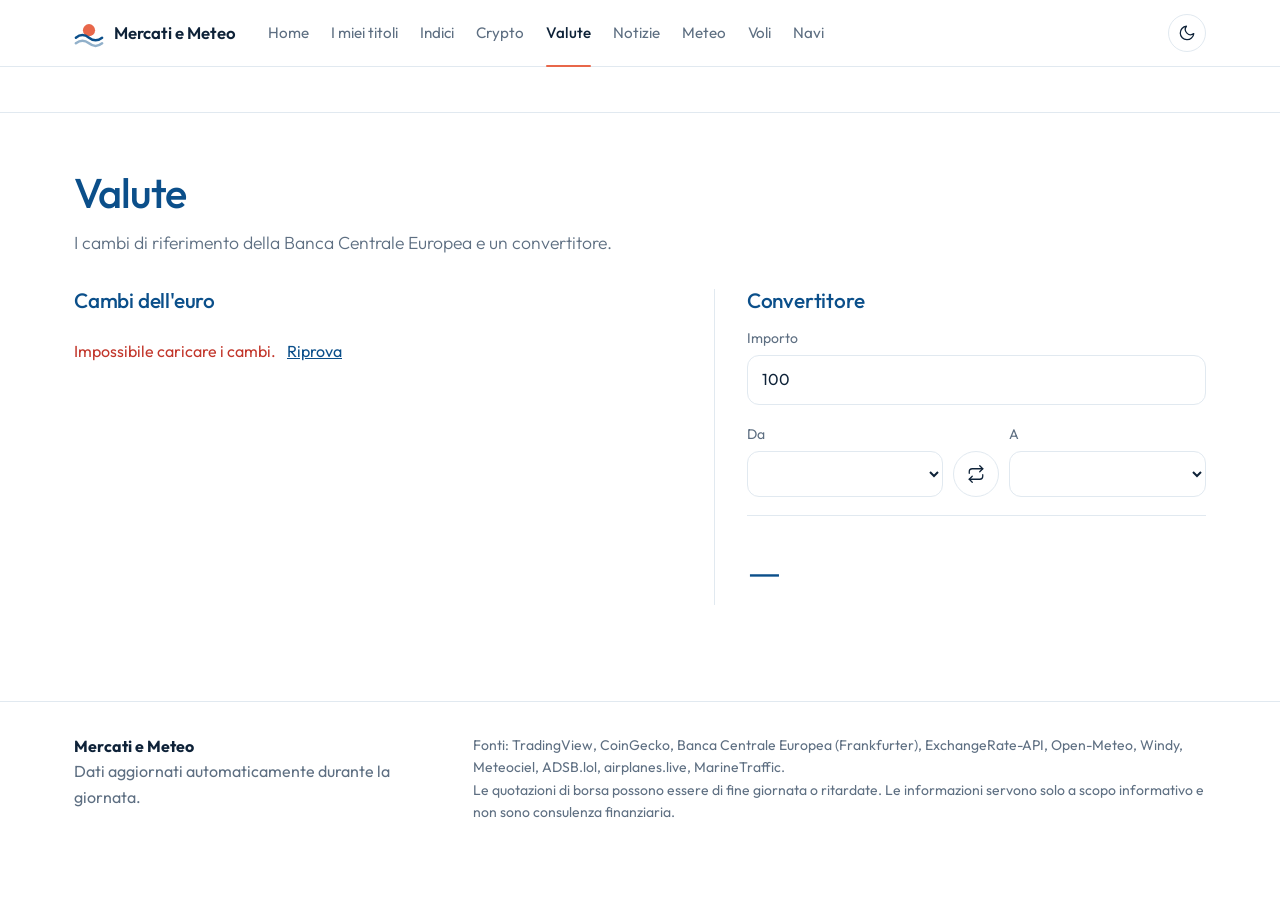
<file: valute.html>
<!DOCTYPE html>
<html lang="it">
<head>
  <meta charset="UTF-8">
  <meta name="viewport" content="width=device-width, initial-scale=1.0">
  <meta name="description" content="Cambi valute BCE e convertitore.">
  <meta name="theme-color" content="#0B4F8A">
  <title>Valute – Mercati e Meteo</title>
  <link rel="preconnect" href="https://fonts.googleapis.com">
  <link rel="preconnect" href="https://fonts.gstatic.com" crossorigin>
  <link href="https://fonts.googleapis.com/css2?family=Outfit:wght@200;300;400;500;600&display=swap" rel="stylesheet">
  <link rel="stylesheet" href="style.css?v=e38534a2">
</head>
<body>
  <header class="topbar">
    <div class="contenitore topbar-interno">
      <a href="index.html" class="logo" aria-label="Mercati e Meteo, pagina iniziale">
        <svg viewBox="0 0 32 32" width="30" height="30" aria-hidden="true">
          <circle cx="16" cy="13" r="6.5" fill="#E8674A"/>
          <path d="M2 21c4.5-3.6 9.5-3.6 14 0s9.5 3.6 14 0" fill="none" stroke="#0B4F8A" stroke-width="2.6" stroke-linecap="round"/>
          <path d="M2 27c4.5-3.6 9.5-3.6 14 0s9.5 3.6 14 0" fill="none" stroke="#0B4F8A" stroke-width="2.6" stroke-linecap="round" opacity=".45"/>
        </svg>
        <span>Mercati e Meteo</span>
      </a>
      <nav class="menu" aria-label="Pagine">
        <a href="index.html">Home</a>
        <a href="titoli.html">I miei titoli</a>
        <a href="indici.html">Indici</a>
        <a href="crypto.html">Crypto</a>
        <a href="valute.html">Valute</a>
        <a href="notizie.html">Notizie</a>
        <a href="meteo.html">Meteo</a>
        <a href="voli.html">Voli</a>
        <a href="navi.html">Navi</a>
      </nav>
      <div class="topbar-destra">
        <span id="orologio" class="orologio"></span>
        <button id="tema" class="btn-icona" aria-label="Cambia tema chiaro o scuro" title="Tema chiaro o scuro"></button>
      </div>
    </div>
  </header>

  <div class="ticker" id="tv-ticker" aria-label="Quotazioni in tempo reale"></div>

  <main class="contenitore">
    <header class="pagina-testa">
      <div>
        <h1>Valute</h1>
        <p>I cambi di riferimento della Banca Centrale Europea e un convertitore.</p>
      </div>
      
    </header>
    <div class="due-colonne due-colonne-pari">
      <section id="valute" class="blocco">
        <div class="blocco-testa"><h2>Cambi dell'euro</h2></div>
        <div class="tabella-scroll">
          <table class="tabella">
            <thead>
              <tr>
                <th scope="col">Coppia</th>
                <th class="destra" scope="col">Tasso</th>
                <th class="destra" scope="col">Rispetto a ieri</th>
                <th class="destra nascondi-mobile" scope="col">Ultimo mese</th>
              </tr>
            </thead>
            <tbody id="cambi-corpo">
              <tr><td colspan="4"><div class="scheletro h-righe"></div></td></tr>
            </tbody>
          </table>
        </div>
        <p id="cambi-fonte" class="nota muted piccolo"></p>
      </section>
      <section class="blocco">
        <div class="blocco-testa"><h2>Convertitore</h2></div>
        <div class="convertitore">
          <label class="campo">
            <span>Importo</span>
            <input id="conv-importo" type="number" value="100" min="0" step="any" inputmode="decimal">
          </label>
          <div class="conv-riga">
            <label class="campo"><span>Da</span><select id="conv-da"></select></label>
            <button type="button" id="conv-scambia" class="btn-icona btn-scambia" title="Inverti le valute" aria-label="Inverti le valute" data-icona="scambia"></button>
            <label class="campo"><span>A</span><select id="conv-a"></select></label>
          </div>
          <div class="conv-risultato" aria-live="polite">
            <div id="conv-valore" class="conv-valore">—</div>
            <div id="conv-tasso" class="muted piccolo"></div>
          </div>
        </div>
      </section>
    </div>
  </main>

  <footer class="piede">
    <div class="contenitore piede-interno">
      <p><strong>Mercati e Meteo</strong><br><span class="muted">Dati aggiornati automaticamente durante la giornata.</span></p>
      <p class="muted piccolo">Fonti: TradingView, CoinGecko, Banca Centrale Europea (Frankfurter), ExchangeRate-API, Open-Meteo, Windy, Meteociel, ADSB.lol, airplanes.live, MarineTraffic.<br>
      Le quotazioni di borsa possono essere di fine giornata o ritardate. Le informazioni servono solo a scopo informativo e non sono consulenza finanziaria.</p>
    </div>
  </footer>

  <script src="app.js?v=7b9a61b3"></script>
</body>
</html>
</file>
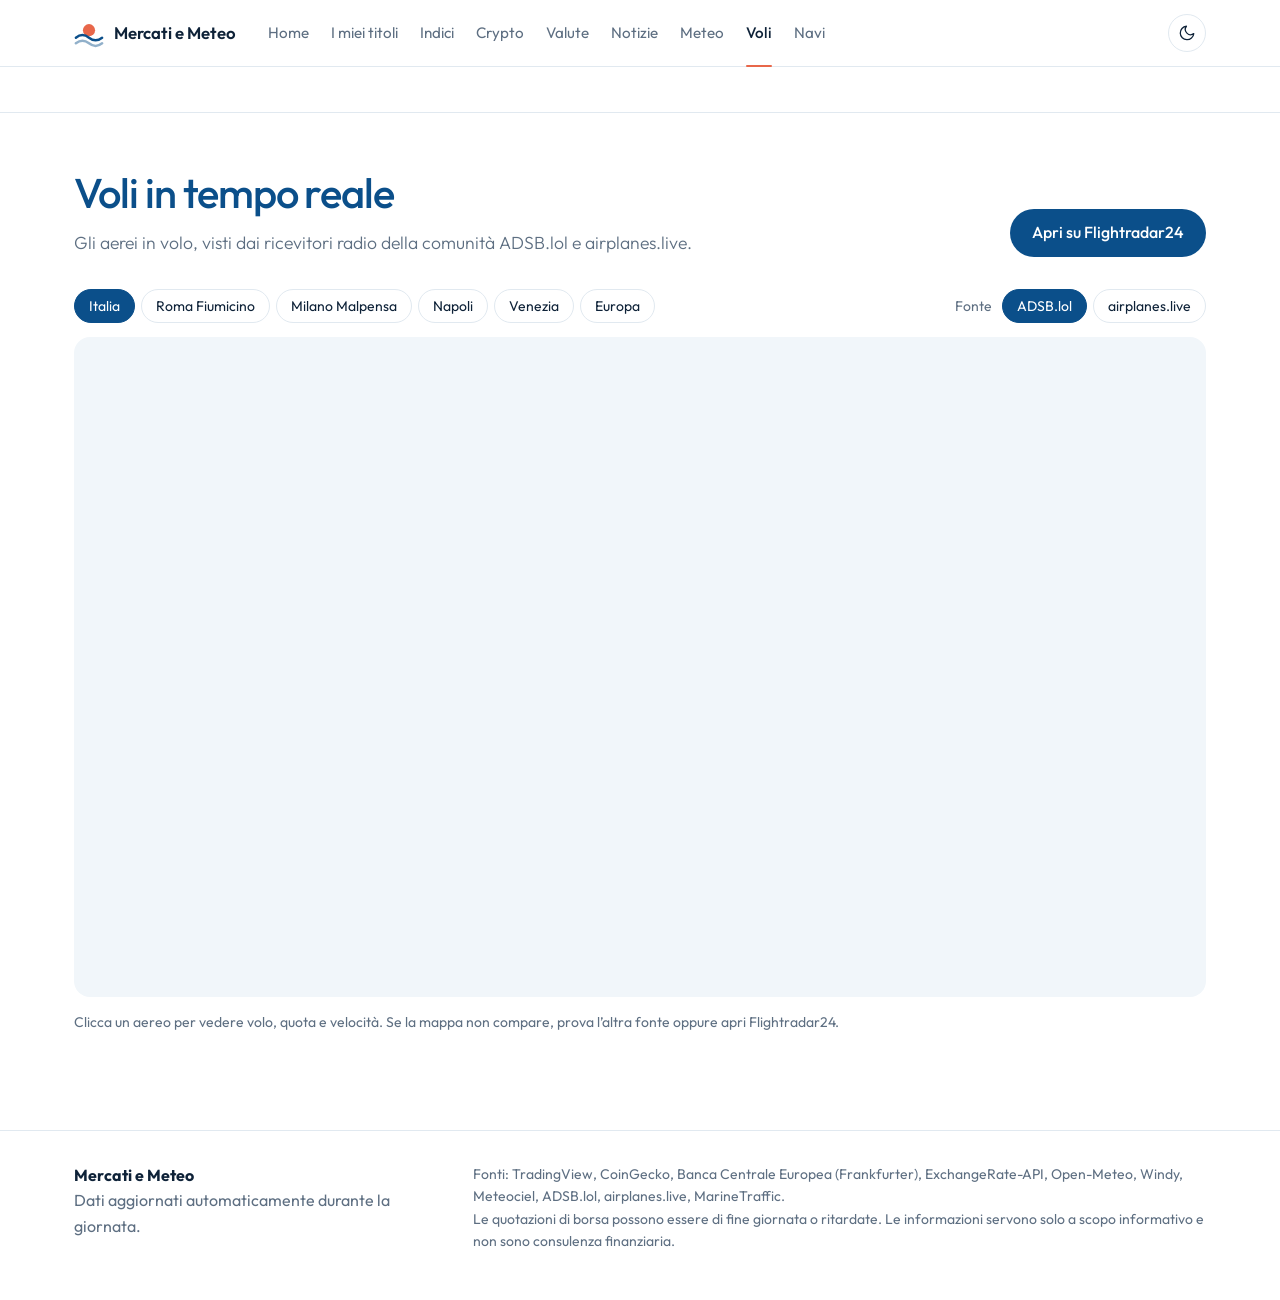
<file: voli.html>
<!DOCTYPE html>
<html lang="it">
<head>
  <meta charset="UTF-8">
  <meta name="viewport" content="width=device-width, initial-scale=1.0">
  <meta name="description" content="Mappa degli aerei in volo in tempo reale.">
  <meta name="theme-color" content="#0B4F8A">
  <title>Voli – Mercati e Meteo</title>
  <link rel="preconnect" href="https://fonts.googleapis.com">
  <link rel="preconnect" href="https://fonts.gstatic.com" crossorigin>
  <link href="https://fonts.googleapis.com/css2?family=Outfit:wght@200;300;400;500;600&display=swap" rel="stylesheet">
  <link rel="stylesheet" href="style.css?v=e38534a2">
</head>
<body>
  <header class="topbar">
    <div class="contenitore topbar-interno">
      <a href="index.html" class="logo" aria-label="Mercati e Meteo, pagina iniziale">
        <svg viewBox="0 0 32 32" width="30" height="30" aria-hidden="true">
          <circle cx="16" cy="13" r="6.5" fill="#E8674A"/>
          <path d="M2 21c4.5-3.6 9.5-3.6 14 0s9.5 3.6 14 0" fill="none" stroke="#0B4F8A" stroke-width="2.6" stroke-linecap="round"/>
          <path d="M2 27c4.5-3.6 9.5-3.6 14 0s9.5 3.6 14 0" fill="none" stroke="#0B4F8A" stroke-width="2.6" stroke-linecap="round" opacity=".45"/>
        </svg>
        <span>Mercati e Meteo</span>
      </a>
      <nav class="menu" aria-label="Pagine">
        <a href="index.html">Home</a>
        <a href="titoli.html">I miei titoli</a>
        <a href="indici.html">Indici</a>
        <a href="crypto.html">Crypto</a>
        <a href="valute.html">Valute</a>
        <a href="notizie.html">Notizie</a>
        <a href="meteo.html">Meteo</a>
        <a href="voli.html">Voli</a>
        <a href="navi.html">Navi</a>
      </nav>
      <div class="topbar-destra">
        <span id="orologio" class="orologio"></span>
        <button id="tema" class="btn-icona" aria-label="Cambia tema chiaro o scuro" title="Tema chiaro o scuro"></button>
      </div>
    </div>
  </header>

  <div class="ticker" id="tv-ticker" aria-label="Quotazioni in tempo reale"></div>

  <main class="contenitore">
    <header class="pagina-testa">
      <div>
        <h1>Voli in tempo reale</h1>
        <p>Gli aerei in volo, visti dai ricevitori radio della comunità ADSB.lol e airplanes.live.</p>
      </div>
      <a id="apri-esterno" class="pulsante" href="#" target="_blank" rel="noopener">Apri su Flightradar24</a>
    </header>
    <section class="blocco">
      <div class="blocco-testa">
        <div id="chip-luoghi" class="chips">
            <button type="button" class="chip chip-luogo" data-lat="42.0" data-lon="12.5" data-zoom="6">Italia</button>
            <button type="button" class="chip chip-luogo" data-lat="41.8" data-lon="12.25" data-zoom="10">Roma Fiumicino</button>
            <button type="button" class="chip chip-luogo" data-lat="45.63" data-lon="8.72" data-zoom="10">Milano Malpensa</button>
            <button type="button" class="chip chip-luogo" data-lat="40.88" data-lon="14.29" data-zoom="10">Napoli</button>
            <button type="button" class="chip chip-luogo" data-lat="45.5" data-lon="12.35" data-zoom="10">Venezia</button>
            <button type="button" class="chip chip-luogo" data-lat="48.0" data-lon="10.0" data-zoom="4">Europa</button>
        </div>
        <div id="chip-fonti" class="chips chips-destra"><span class="muted piccolo etichetta-chips">Fonte</span><button type="button" class="chip chip-fonte" data-fonte="adsblol">ADSB.lol</button><button type="button" class="chip chip-fonte" data-fonte="airplaneslive">airplanes.live</button></div>
      </div>
      <iframe id="mappa-esterna" data-tipo="voli" class="mappa mappa-alta" title="Voli in tempo reale" allowfullscreen></iframe>
      <p class="muted piccolo nota">Clicca un aereo per vedere volo, quota e velocità. Se la mappa non compare, prova l’altra fonte oppure apri Flightradar24.</p>
    </section>
  </main>

  <footer class="piede">
    <div class="contenitore piede-interno">
      <p><strong>Mercati e Meteo</strong><br><span class="muted">Dati aggiornati automaticamente durante la giornata.</span></p>
      <p class="muted piccolo">Fonti: TradingView, CoinGecko, Banca Centrale Europea (Frankfurter), ExchangeRate-API, Open-Meteo, Windy, Meteociel, ADSB.lol, airplanes.live, MarineTraffic.<br>
      Le quotazioni di borsa possono essere di fine giornata o ritardate. Le informazioni servono solo a scopo informativo e non sono consulenza finanziaria.</p>
    </div>
  </footer>

  <script src="app.js?v=7b9a61b3"></script>
</body>
</html>
</file>
<file: style.css>
/* =========================================================
   Mercati e Meteo — stile "Mediterraneo"
   Un solo elemento forte (il cielo in alto), il resto sobrio.
   ========================================================= */

/* ===== COLORI ===== */
:root {
  --sfondo: #ffffff;
  --testo: #0e2238;        /* Fondale */
  --mare: #0b4f8a;         /* titoli e link */
  --schiuma: #f1f6fa;      /* zone raccolte */
  --linea: #e1e9f0;
  --muted: #5e6f82;
  --corallo: #e8674a;      /* solo per "sei qui" e "adesso" */
  --su: #1e8c5a;
  --giu: #c2362b;
  --focus: #e8674a;
  color-scheme: light;
}
@media (prefers-color-scheme: dark) {
  :root:not([data-theme="light"]) {
    --sfondo: #081526;
    --testo: #dce7f2;
    --mare: #8cc3f2;
    --schiuma: #0f2036;
    --linea: rgba(255, 255, 255, .09);
    --muted: #8ea3b8;
    --corallo: #f0866a;
    --su: #4cc38a;
    --giu: #f2776f;
    color-scheme: dark;
  }
}
:root[data-theme="dark"] {
  --sfondo: #081526;
  --testo: #dce7f2;
  --mare: #8cc3f2;
  --schiuma: #0f2036;
  --linea: rgba(255, 255, 255, .09);
  --muted: #8ea3b8;
  --corallo: #f0866a;
  --su: #4cc38a;
  --giu: #f2776f;
  color-scheme: dark;
}

/* ===== BASE ===== */
* { box-sizing: border-box; }
html { scroll-behavior: smooth; }
body {
  margin: 0;
  font-family: "Outfit", system-ui, -apple-system, "Segoe UI", Roboto, sans-serif;
  font-size: 16px;
  line-height: 1.6;
  font-weight: 400;
  color: var(--testo);
  background: var(--sfondo);
  -webkit-font-smoothing: antialiased;
}
h1, h2, h3 { margin: 0; font-weight: 500; letter-spacing: -0.01em; line-height: 1.15; }
h1 { font-size: 2.6rem; color: var(--mare); letter-spacing: -0.025em; }
h2 { font-size: 1.3rem; color: var(--mare); }
p { margin: 0; }
a { color: var(--mare); text-decoration: none; }
a:hover { text-decoration: underline; text-underline-offset: 3px; }
:focus-visible { outline: 2px solid var(--focus); outline-offset: 2px; border-radius: 4px; }
.contenitore { max-width: 1180px; margin: 0 auto; padding: 0 24px; }
.muted { color: var(--muted); }
.piccolo { font-size: .875rem; }
.su { color: var(--su); }
.giu { color: var(--giu); }
svg.icona { width: 18px; height: 18px; fill: none; stroke: currentColor; stroke-width: 1.7; stroke-linecap: round; stroke-linejoin: round; display: block; }

/* ===== BARRA SUPERIORE ===== */
.topbar { position: sticky; top: 0; z-index: 10; background: var(--sfondo); border-bottom: 1px solid var(--linea); }
.topbar-interno { display: flex; align-items: center; gap: 32px; height: 66px; }
.logo { display: flex; align-items: center; gap: 10px; color: var(--testo); font-weight: 600; font-size: 1.05rem; flex: none; }
.logo:hover { text-decoration: none; }
.menu { display: flex; gap: 22px; }
.menu a { position: relative; color: var(--muted); font-weight: 400; font-size: .95rem; padding: 21px 0; white-space: nowrap; }
.menu a:hover { color: var(--testo); text-decoration: none; }
.menu a.attivo { color: var(--testo); font-weight: 500; }
.menu a.attivo::after { content: ""; position: absolute; left: 0; right: 0; bottom: -1px; height: 2px; background: var(--corallo); border-radius: 2px; }
.topbar-destra { margin-left: auto; display: flex; align-items: center; gap: 14px; flex: none; }
.orologio { color: var(--muted); font-size: .875rem; font-variant-numeric: tabular-nums; }
.btn-icona {
  display: inline-grid; place-items: center; width: 38px; height: 38px; flex: none;
  border-radius: 50%; border: 1px solid var(--linea); background: var(--sfondo); color: var(--testo); cursor: pointer;
}
.btn-icona:hover { border-color: var(--muted); }

/* ===== TICKER (TradingView) ===== */
.ticker { min-height: 46px; border-bottom: 1px solid var(--linea); overflow: hidden; }

/* ===== IL CIELO ===== */
.cielo {
  position: relative; overflow: hidden; color: #fff;
  min-height: 460px; display: flex; flex-direction: column;
  background: linear-gradient(180deg, #1f6fc5 0%, #5aa7e6 55%, #a8d8f4 100%);
}
.cielo[data-fase="alba"] { background: linear-gradient(180deg, #3d5c9e 0%, #c98ba0 58%, #f6c08a 100%); }
.cielo[data-fase="tramonto"] { background: linear-gradient(180deg, #27407e 0%, #b9677e 58%, #f09464 100%); }
.cielo[data-fase="notte"] { background: linear-gradient(180deg, #06172e 0%, #12305a 62%, #24497c 100%); }
/* il tempo vela il cielo */
.cielo::before { content: ""; position: absolute; inset: 0; pointer-events: none; transition: background .8s; }
.cielo[data-tempo="nuvoloso"]::before { background: rgba(132, 146, 165, .42); }
.cielo[data-tempo="nebbia"]::before { background: rgba(186, 196, 208, .55); }
.cielo[data-tempo="pioggia"]::before { background: rgba(52, 68, 92, .55); }
.cielo[data-tempo="temporale"]::before { background: rgba(36, 32, 66, .62); }
.cielo[data-tempo="neve"]::before { background: rgba(196, 210, 228, .45); }

.cielo-arco { position: absolute; inset: 0 0 70px; pointer-events: none; }
.cielo-arco svg { position: absolute; inset: 0; width: 100%; height: 100%; }
.cielo-arco path { fill: none; stroke: rgba(255, 255, 255, .35); stroke-width: 1.2; stroke-dasharray: 2 7; }
.astro {
  position: absolute; left: var(--astro-x, 50%); top: var(--astro-y, 30%);
  width: 76px; height: 76px; border-radius: 50%; transform: translate(-50%, -50%);
  background: radial-gradient(circle at 40% 40%, #fffbe8, #ffd36e 70%);
  box-shadow: 0 0 60px 22px rgba(255, 214, 120, .45);
  animation: sorgere 1.6s cubic-bezier(.2, .7, .2, 1) both;
}
.cielo[data-fase="alba"] .astro, .cielo[data-fase="tramonto"] .astro {
  background: radial-gradient(circle at 40% 40%, #fff1dc, #ffad72 72%);
  box-shadow: 0 0 70px 26px rgba(255, 160, 100, .45);
}
.cielo[data-fase="notte"] .astro {
  width: 50px; height: 50px;
  background: radial-gradient(circle at 38% 38%, #ffffff, #dfe7f4 70%);
  box-shadow: 0 0 40px 10px rgba(220, 230, 255, .25), inset -9px -5px 0 0 rgba(150, 165, 195, .35);
}
.cielo:not([data-tempo="sereno"]) .astro { opacity: .55; }
@keyframes sorgere { from { opacity: 0; translate: 0 50px; } }

.cielo-contenuto { position: relative; z-index: 1; flex: 1; display: flex; flex-direction: column; justify-content: flex-end; gap: 28px; width: 100%; padding-top: 48px; padding-bottom: 120px; }
.cielo-testo { max-width: 640px; text-shadow: 0 1px 12px rgba(0, 20, 50, .18); }
.cielo-sotto { font-size: 1rem; opacity: .85; }
.cielo-sotto:first-letter { text-transform: uppercase; }
.cielo-titolo { color: #fff; font-size: 3.6rem; font-weight: 400; letter-spacing: -0.03em; margin: 4px 0 10px; }
.cielo-temp { font-size: 6.5rem; font-weight: 200; line-height: 1; letter-spacing: -0.05em; margin: 10px 0 8px; font-variant-numeric: tabular-nums; }
.cielo-frase { font-size: 1.2rem; font-weight: 300; line-height: 1.5; max-width: 34em; }
.cielo-frase strong { font-weight: 500; }
.cielo-giorni { list-style: none; margin: 26px 0 0; padding: 0; display: flex; gap: 30px; flex-wrap: wrap; }
.cielo-giorni li { display: flex; flex-direction: column; align-items: flex-start; gap: 6px; font-size: .95rem; font-weight: 300; font-variant-numeric: tabular-nums; }
.cielo-giorni svg.icona { width: 24px; height: 24px; stroke-width: 1.5; }
.cielo-giorni strong { font-weight: 500; }
.cielo-giorno-nome { text-transform: capitalize; opacity: .85; }
.cielo-link {
  display: inline-block; margin-top: 24px; color: #fff; font: inherit; font-size: 1rem; font-weight: 500;
  background: none; border: 0; padding: 0; cursor: pointer;
  text-decoration: underline; text-decoration-color: rgba(255, 255, 255, .5); text-underline-offset: 5px;
}
.cielo-link:hover { text-decoration-color: #fff; }

.onda { position: absolute; left: 0; right: 0; bottom: -1px; width: 100%; height: 90px; z-index: 1; }
.onda-lontana { fill: var(--sfondo); opacity: .35; }
.onda-vicina { fill: var(--sfondo); }

/* Ricerca città sul cielo (pagina Meteo) */
.cielo-strumenti { display: flex; flex-wrap: wrap; align-items: center; gap: 14px; margin-bottom: auto; }
.ricerca-wrap { position: relative; flex: 0 1 380px; min-width: 240px; }
.ricerca {
  display: flex; align-items: center; gap: 8px; border-radius: 999px; padding: 4px 4px 4px 16px;
  background: rgba(255, 255, 255, .2); border: 1px solid rgba(255, 255, 255, .35); backdrop-filter: blur(8px);
}
.ricerca:focus-within { background: rgba(255, 255, 255, .3); border-color: #fff; }
.ricerca-icona { color: #fff; opacity: .85; }
.ricerca input { flex: 1; border: 0; outline: 0; background: transparent; color: #fff; font: inherit; padding: 6px 0; min-width: 0; }
.ricerca input::placeholder { color: rgba(255, 255, 255, .8); }
.ricerca .btn-icona { width: 34px; height: 34px; background: transparent; border-color: transparent; color: #fff; }
.suggerimenti {
  position: absolute; top: calc(100% + 8px); left: 0; right: 0; z-index: 5; padding: 6px;
  background: var(--sfondo); color: var(--testo); border-radius: 14px; box-shadow: 0 16px 40px -12px rgba(0, 20, 50, .35); text-shadow: none;
}
.suggerimenti button {
  display: flex; flex-direction: column; align-items: flex-start; width: 100%; padding: 8px 12px;
  border: 0; border-radius: 10px; background: transparent; color: var(--testo); font: inherit; text-align: left; cursor: pointer;
}
.suggerimenti button:hover, .suggerimenti button:focus-visible { background: var(--schiuma); }
.suggerimenti span { font-size: .85rem; color: var(--muted); }
.suggerimenti .vuoto { padding: 10px 12px; }

/* ===== PULSANTI A PILLOLA (chip) ===== */
.chips { display: flex; flex-wrap: wrap; gap: 6px; align-items: center; }
.chip {
  font: inherit; font-size: .875rem; color: var(--testo); background: transparent;
  border: 1px solid var(--linea); border-radius: 999px; padding: 5px 14px; cursor: pointer;
}
.chip:hover { border-color: var(--muted); }
.chip.attivo { background: var(--mare); border-color: var(--mare); color: var(--sfondo); }
.chips-cielo .chip { color: #fff; border-color: rgba(255, 255, 255, .4); }
.chips-cielo .chip:hover { border-color: #fff; }
.chips-cielo .chip.attivo { background: #fff; border-color: #fff; color: #0b4f8a; }
.etichetta-chips { margin-right: 4px; }

/* ===== INTESTAZIONI E BLOCCHI ===== */
.pagina-testa { display: flex; justify-content: space-between; align-items: flex-end; gap: 20px; flex-wrap: wrap; padding: 56px 0 32px; }
.pagina-testa p { margin-top: 12px; max-width: 38em; color: var(--muted); font-size: 1.1rem; font-weight: 300; }
.sezione { margin-top: 64px; }
.blocco { min-width: 0; }
.blocco-testa { display: flex; justify-content: space-between; align-items: baseline; gap: 16px; flex-wrap: wrap; margin-bottom: 14px; }
.blocco-testa .link, .link { font-size: .95rem; }
.nota { margin-top: 14px; }
.aggiornato { color: var(--muted); font-size: .95rem; }

/* griglie con righe verticali sottili al posto delle schede */
.home-griglia, .tre-colonne, .due-colonne { display: grid; gap: 0; }
.home-griglia { grid-template-columns: minmax(0, 1.5fr) minmax(0, 1fr); margin-top: 8px; }
.colonna-sx { display: flex; flex-direction: column; gap: 48px; }
.tre-colonne { grid-template-columns: repeat(3, minmax(0, 1fr)); }
.due-colonne { grid-template-columns: minmax(0, 1fr) minmax(0, 1.15fr); }
.due-colonne-pari { grid-template-columns: minmax(0, 1.3fr) minmax(0, 1fr); }
.home-griglia > .blocco, .tre-colonne > .blocco, .due-colonne > .blocco { padding: 0 32px; }
.home-griglia > .blocco:first-child, .tre-colonne > .blocco:first-child, .due-colonne > .blocco:first-child { padding-left: 0; }
.home-griglia > .blocco:last-child, .tre-colonne > .blocco:last-child, .due-colonne > .blocco:last-child { padding-right: 0; }
.home-griglia > .blocco + .blocco, .tre-colonne > .blocco + .blocco, .due-colonne > .blocco + .blocco { border-left: 1px solid var(--linea); }

/* elenchi brevi (Home) */
.lista { list-style: none; margin: 0 0 36px; padding: 0; }
.riga-lista {
  display: grid; grid-template-columns: minmax(0, 1fr) auto 76px; align-items: center; gap: 12px;
  padding: 10px 0; border-bottom: 1px solid var(--linea); font-variant-numeric: tabular-nums;
}
.riga-lista:last-child { border-bottom: 0; }
.riga-lista .variazione { justify-self: end; }
.valore-lista { font-weight: 500; }
.h-lista { height: 200px; list-style: none; }

/* ===== WIDGET TRADINGVIEW ===== */
.tv-box { position: relative; }
.tv-box .tradingview-widget-container, .tv-box .tradingview-widget-container__widget { height: 100%; width: 100%; }
.tv-titoli { height: 470px; }
.tv-indici-home { height: 300px; }
.tv-grafico { height: 440px; margin-top: 16px; border-radius: 14px; overflow: hidden; }
.tv-grafico-grande { height: 560px; }
.tv-indici { height: 480px; }

/* ===== TABELLE ===== */
.tabella-scroll { overflow-x: auto; }
.tabella { width: 100%; border-collapse: collapse; font-size: .95rem; font-variant-numeric: tabular-nums; }
.tabella th { text-align: left; font-weight: 400; color: var(--muted); font-size: .875rem; padding: 0 12px 10px; white-space: nowrap; border-bottom: 1px solid var(--linea); }
.tabella td { padding: 14px 12px; white-space: nowrap; border-bottom: 1px solid var(--linea); }
.tabella th:first-child, .tabella td:first-child { padding-left: 0; }
.tabella th:last-child, .tabella td:last-child { padding-right: 0; }
.tabella tbody tr:hover td { background: var(--schiuma); }
.tabella .destra { text-align: right; }
.tabella .col-num { width: 32px; color: var(--muted); }
.tabella strong { font-weight: 500; }
.moneta { display: flex; align-items: center; gap: 12px; min-width: 0; }
.moneta img { width: 26px; height: 26px; border-radius: 50%; flex: none; }
.moneta-nome { font-weight: 500; }
.moneta-simbolo { color: var(--muted); font-size: .8rem; text-transform: uppercase; margin-left: 6px; }
.sparkline-cella { display: flex; justify-content: flex-end; }
.sparkline { display: block; overflow: visible; }
.variazione { font-weight: 500; font-size: .9rem; white-space: nowrap; font-variant-numeric: tabular-nums; }
.variazione.neutra { color: var(--muted); }

/* ===== METEO ===== */
.meteo-corpo { padding-top: 24px; }
.meteo-griglia { display: grid; grid-template-columns: minmax(0, 1fr) minmax(0, 1.7fr); gap: 64px; }
.meteo-griglia h2 { margin-bottom: 16px; }
.meteo-griglia h2 ~ h2 { margin-top: 40px; }
.dati { margin: 0; }
.dato { display: flex; justify-content: space-between; align-items: baseline; gap: 16px; padding: 11px 0; border-bottom: 1px solid var(--linea); }
.dato:first-child { border-top: 1px solid var(--linea); }
.dato dt { display: flex; align-items: center; gap: 8px; color: var(--muted); }
.dato dt svg { width: 16px; height: 16px; }
.dato dd { margin: 0; text-align: right; font-weight: 500; font-variant-numeric: tabular-nums; }
.dato-extra { display: block; font-weight: 400; font-size: .82rem; color: var(--muted); }
.freccia-vento { display: inline-block; vertical-align: -2px; color: var(--mare); }
.freccia-vento svg { width: 14px; height: 14px; fill: currentColor; }
.livello { font-size: .78rem; font-weight: 500; margin-left: 4px; }
.liv-1 { color: #1e8c5a; }
.liv-2 { color: #5c8a12; }
.liv-3 { color: #b07a06; }
.liv-4 { color: #cc5a14; }
.liv-5 { color: #c2362b; }
.liv-6 { color: #8a3cc2; }

.orario-scroll { overflow-x: auto; }
.grafico-orario { display: block; width: 100%; height: auto; min-width: 640px; }
.grafico-orario .g-temp { font-size: 12px; font-weight: 500; fill: var(--testo); font-family: inherit; }
.grafico-orario .g-ora { font-size: 11px; fill: var(--muted); font-family: inherit; }
.grafico-orario .g-pioggia { font-size: 10px; fill: var(--mare); font-family: inherit; }
.legenda { display: flex; align-items: center; gap: 6px; margin-top: 8px; }
.leg { display: inline-block; width: 14px; height: 3px; border-radius: 2px; margin-left: 12px; }
.leg:first-child { margin-left: 0; }
.leg-temp { background: #f59e0b; }
.leg-pioggia { background: var(--mare); opacity: .4; height: 10px; width: 10px; }

.giorni { list-style: none; margin: 0; padding: 0; }
.giorno {
  display: grid; grid-template-columns: 76px 26px minmax(0, 1fr) 58px 34px minmax(70px, 150px) 34px;
  align-items: center; gap: 12px; padding: 10px 0; border-bottom: 1px solid var(--linea); font-variant-numeric: tabular-nums;
}
.giorno:first-child { border-top: 1px solid var(--linea); }
.giorno-nome { text-transform: capitalize; }
.giorno-icona svg { width: 22px; height: 22px; }
.giorno-desc { font-size: .9rem; overflow: hidden; text-overflow: ellipsis; white-space: nowrap; }
.giorno-pioggia { display: flex; align-items: center; gap: 4px; color: var(--mare); font-size: .875rem; }
.giorno-pioggia svg { width: 13px; height: 13px; }
.giorno-min { text-align: right; }
.giorno-max { font-weight: 500; }
.barra-temp { position: relative; height: 4px; border-radius: 2px; background: var(--linea); }
.barra-temp span { position: absolute; top: 0; bottom: 0; border-radius: 2px; background: linear-gradient(90deg, #6aa9e8, #f2a65a); }
.c-sole { color: #e89b18; }
.c-nuvola { color: #8796ab; }
.c-pioggia { color: #2f73c9; }
.c-neve { color: #5fb0dc; }
.c-temporale { color: #7458cc; }
.c-luna { color: #7d8bd0; }

.mappa { display: block; width: 100%; height: 500px; border: 0; border-radius: 16px; background: var(--schiuma); }
.mappa-alta { height: 660px; }

/* Carte dei modelli (Meteociel) */
.modelli { display: grid; grid-template-columns: minmax(0, 1.2fr) minmax(0, 1fr); gap: 0; border-top: 1px solid var(--linea); padding-top: 40px; }
.modello-principale { padding-right: 48px; }
.modello-principale p { margin: 12px 0 24px; max-width: 34em; color: var(--muted); font-weight: 300; font-size: 1.05rem; }
.modelli-altri { list-style: none; margin: 0; padding: 0 0 0 48px; border-left: 1px solid var(--linea); }
.modelli-altri a { display: flex; flex-direction: column; padding: 12px 0; border-bottom: 1px solid var(--linea); color: var(--testo); }
.modelli-altri li:last-child a { border-bottom: 0; }
.modelli-altri a:hover { text-decoration: none; }
.modelli-altri a:hover strong { color: var(--mare); text-decoration: underline; text-underline-offset: 3px; }
.modelli-altri strong { font-weight: 500; }
.modelli-altri span { color: var(--muted); font-size: .92rem; }

.pulsante {
  display: inline-flex; align-items: center; gap: 8px; padding: 11px 22px; border-radius: 999px;
  background: var(--mare); color: var(--sfondo); font-weight: 500; white-space: nowrap;
}
.pulsante:hover { text-decoration: none; filter: brightness(1.1); }

/* ===== CONVERTITORE ===== */
.convertitore { display: flex; flex-direction: column; gap: 18px; }
.campo { display: flex; flex-direction: column; gap: 6px; flex: 1; min-width: 0; }
.campo span { font-size: .875rem; color: var(--muted); }
.campo input, .campo select {
  font: inherit; color: var(--testo); background: var(--sfondo);
  border: 1px solid var(--linea); border-radius: 12px; padding: 11px 14px; width: 100%;
}
.campo input:focus, .campo select:focus { outline: 0; border-color: var(--mare); }
.conv-riga { display: flex; align-items: flex-end; gap: 10px; }
.btn-scambia { height: 46px; width: 46px; }
.conv-risultato { padding: 22px 0 0; border-top: 1px solid var(--linea); }
.conv-valore { font-size: 2.6rem; font-weight: 300; color: var(--mare); font-variant-numeric: tabular-nums; letter-spacing: -0.02em; word-break: break-word; }

/* ===== CARICAMENTO / ERRORI ===== */
.scheletro {
  border-radius: 12px;
  background: linear-gradient(90deg, var(--schiuma) 25%, var(--linea) 50%, var(--schiuma) 75%);
  background-size: 200% 100%; animation: luccica 1.4s infinite;
}
.h-righe { height: 300px; }
.h-meteo { height: 420px; }
@keyframes luccica { from { background-position: 200% 0; } to { background-position: -200% 0; } }
.errore-box { color: var(--giu); padding: 12px 0; }
.errore-box button { margin-left: 8px; font: inherit; color: var(--mare); background: none; border: 0; padding: 0; text-decoration: underline; cursor: pointer; }

/* ===== PIÈ DI PAGINA ===== */
.piede { margin-top: 96px; border-top: 1px solid var(--linea); padding: 32px 0 48px; }
.piede-interno { display: grid; grid-template-columns: minmax(0, 1fr) minmax(0, 2fr); gap: 32px; }

/* ===== RESPONSIVE ===== */
@media (max-width: 1340px) {
  .orologio { display: none; }
}
@media (max-width: 1100px) {
  .menu { gap: 16px; }
}
@media (max-width: 1000px) {
  .home-griglia, .tre-colonne, .due-colonne, .due-colonne-pari, .meteo-griglia, .modelli { grid-template-columns: minmax(0, 1fr); }
  .home-griglia > .blocco, .tre-colonne > .blocco, .due-colonne > .blocco { padding: 0; }
  .home-griglia > .blocco + .blocco, .tre-colonne > .blocco + .blocco, .due-colonne > .blocco + .blocco { border-left: 0; border-top: 1px solid var(--linea); padding-top: 32px; margin-top: 32px; }
  .meteo-griglia { gap: 40px; }
  .modello-principale { padding: 0 0 32px; }
  .modelli-altri { padding: 0; border-left: 0; }
}
@media (max-width: 760px) {
  .contenitore { padding: 0 16px; }
  body { padding-bottom: 64px; }
  .topbar-interno { height: 58px; }
  .menu {
    position: fixed; bottom: 0; left: 0; right: 0; z-index: 20; gap: 0;
    background: var(--sfondo); border-top: 1px solid var(--linea);
    overflow-x: auto; scrollbar-width: none; padding: 0 8px env(safe-area-inset-bottom);
  }
  .menu a { flex: none; padding: 16px 11px; font-size: .9rem; }
  .menu a.attivo::after { top: -1px; bottom: auto; }
  h1 { font-size: 2rem; }
  .pagina-testa { padding: 36px 0 24px; }
  .cielo { min-height: 400px; }
  .cielo-contenuto { padding-top: 28px; padding-bottom: 96px; }
  .cielo-titolo { font-size: 2.6rem; }
  .cielo-temp { font-size: 5rem; }
  .cielo-frase { font-size: 1.05rem; }
  .cielo-giorni { gap: 18px; }
  .astro { width: 40px; height: 40px; }
  /* sul telefono l'arco del sole sta sopra le scritte */
  .cielo-arco { inset: 0 0 auto 0; height: 120px; }
  .cielo-contenuto { padding-top: 112px; }
  .cielo-strumenti ~ .cielo-testo { margin-top: 0; }
  .cielo[data-fase="notte"] .astro { width: 36px; height: 36px; }
  .ricerca-wrap { flex: 1 1 100%; }
  .giorno { grid-template-columns: 64px 22px 46px 30px minmax(40px, 1fr) 30px; gap: 8px; }
  .giorno-desc { display: none; }
  .mappa { height: 380px; }
  .mappa-alta { height: 66vh; }
  .nascondi-mobile, .tabella .col-num, .moneta-simbolo { display: none; }
  .tabella th, .tabella td { padding-left: 6px; padding-right: 6px; }
  .piede-interno { grid-template-columns: minmax(0, 1fr); }
}
@media (prefers-reduced-motion: reduce) {
  html { scroll-behavior: auto; }
  *, *::before, *::after { animation: none !important; transition: none !important; }
}
/* con pioggia, temporale o nebbia il sole non si vede */
.cielo[data-tempo="pioggia"] .astro, .cielo[data-tempo="temporale"] .astro, .cielo[data-tempo="nebbia"] .astro { display: none; }
.riga-lista .muted { display: block; font-size: .8rem; line-height: 1.3; }

/* ===== I MIEI TITOLI (tabella del sito) ===== */
.tabella-titoli td { vertical-align: middle; }
.tabella-titoli .riga-gruppo th {
  color: var(--muted); font-size: .875rem; font-weight: 500; text-align: left;
  padding: 22px 0 8px; border-bottom: 1px solid var(--linea);
}
.tabella-titoli tbody .riga-gruppo:first-child th { padding-top: 6px; }
.riga-titolo { cursor: pointer; }
.riga-titolo.scelto td { background: var(--schiuma); }
.riga-titolo.scelto td:first-child { box-shadow: inset 3px 0 0 var(--corallo); padding-left: 12px; }
.riga-titolo:focus-visible { outline: 2px solid var(--focus); outline-offset: -2px; }
.titolo-codice { display: block; color: var(--muted); font-size: .8rem; }
.unita { color: var(--muted); font-size: .8em; }
.tv-grafico { margin-top: 0; }
.tabella-titoli th, .tabella-titoli td { padding-left: 8px; padding-right: 8px; }
.tabella-titoli td:first-child { white-space: normal; min-width: 150px; }
.tabella-titoli .riga-titolo.scelto td:first-child { padding-left: 12px; }

/* ===== AVVISI (Home) ===== */
.avvisi { margin-top: 8px; margin-bottom: 48px; padding: 20px 24px; border-radius: 16px; background: var(--schiuma); border-left: 3px solid var(--corallo); }
.avvisi[hidden] { display: none; }
.avvisi-lista { list-style: none; margin: 0; padding: 0; display: grid; gap: 12px; }
.avviso { display: grid; grid-template-columns: 22px 1fr; gap: 12px; align-items: start; }
.avviso-icona { color: var(--corallo); padding-top: 2px; }
.avviso strong { font-weight: 500; }
.avviso-testo { display: block; color: var(--muted); font-size: .92rem; }

/* ===== NOTIZIE ===== */
.notizie { list-style: none; margin: 0; padding: 0; }
.notizia { padding: 12px 0; border-bottom: 1px solid var(--linea); }
.notizia:last-child { border-bottom: 0; }
.notizia a { color: var(--testo); font-weight: 500; line-height: 1.4; }
.notizia a:hover { color: var(--mare); }
.notizia-meta { display: block; margin-top: 4px; color: var(--muted); font-size: .85rem; }
.notizie-due { columns: 2; column-gap: 48px; }
.notizie-due .notizia { break-inside: avoid; }
.notizie-griglia { display: grid; grid-template-columns: repeat(3, minmax(0, 1fr)); gap: 48px 0; }
.notizie-griglia > .blocco { padding: 0 32px; border-left: 1px solid var(--linea); }
.notizie-griglia > .blocco:nth-child(3n+1) { padding-left: 0; border-left: 0; }
.notizie-griglia > .blocco:nth-child(3n) { padding-right: 0; }
@media (max-width: 1000px) {
  .notizie-griglia { grid-template-columns: minmax(0, 1fr); gap: 40px; }
  .notizie-griglia > .blocco { padding: 0; border-left: 0; }
  .notizie-due { columns: 1; }
}

.zone-notizie { margin-bottom: 28px; }
.sezione-notizie { border-top: 1px solid var(--linea); padding-top: 8px; }
.visivamente-nascosto { position: absolute; width: 1px; height: 1px; overflow: hidden; clip: rect(0 0 0 0); white-space: nowrap; }
</file>
